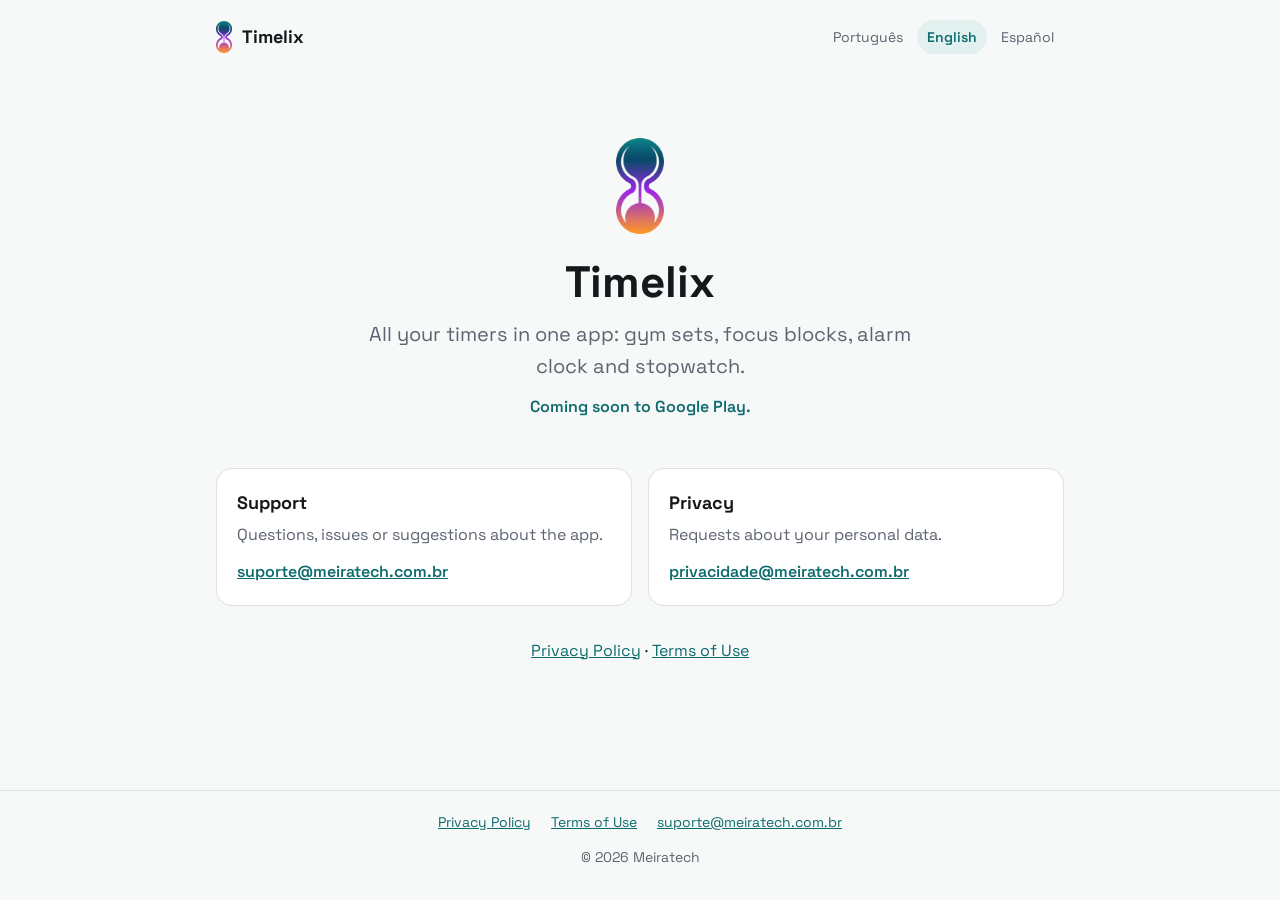
<file: index.html>
<!doctype html>
<html lang="pt-BR">
<head>
  <meta charset="utf-8">
  <meta name="viewport" content="width=device-width, initial-scale=1">
  <title>Timelix</title>
  <link rel="icon" type="image/png" href="/assets/favicon.png">
  <link rel="canonical" href="https://timelix.meiratech.com.br/pt/">
  <noscript><meta http-equiv="refresh" content="0; url=/pt/"></noscript>
  <script>
    var l = (navigator.language || "pt").slice(0, 2).toLowerCase();
    location.replace("/" + (["pt", "en", "es"].indexOf(l) >= 0 ? l : "en") + "/");
  </script>
</head>
<body>
  <p><a href="/pt/">Português</a> · <a href="/en/">English</a> · <a href="/es/">Español</a></p>
</body>
</html>
</file>
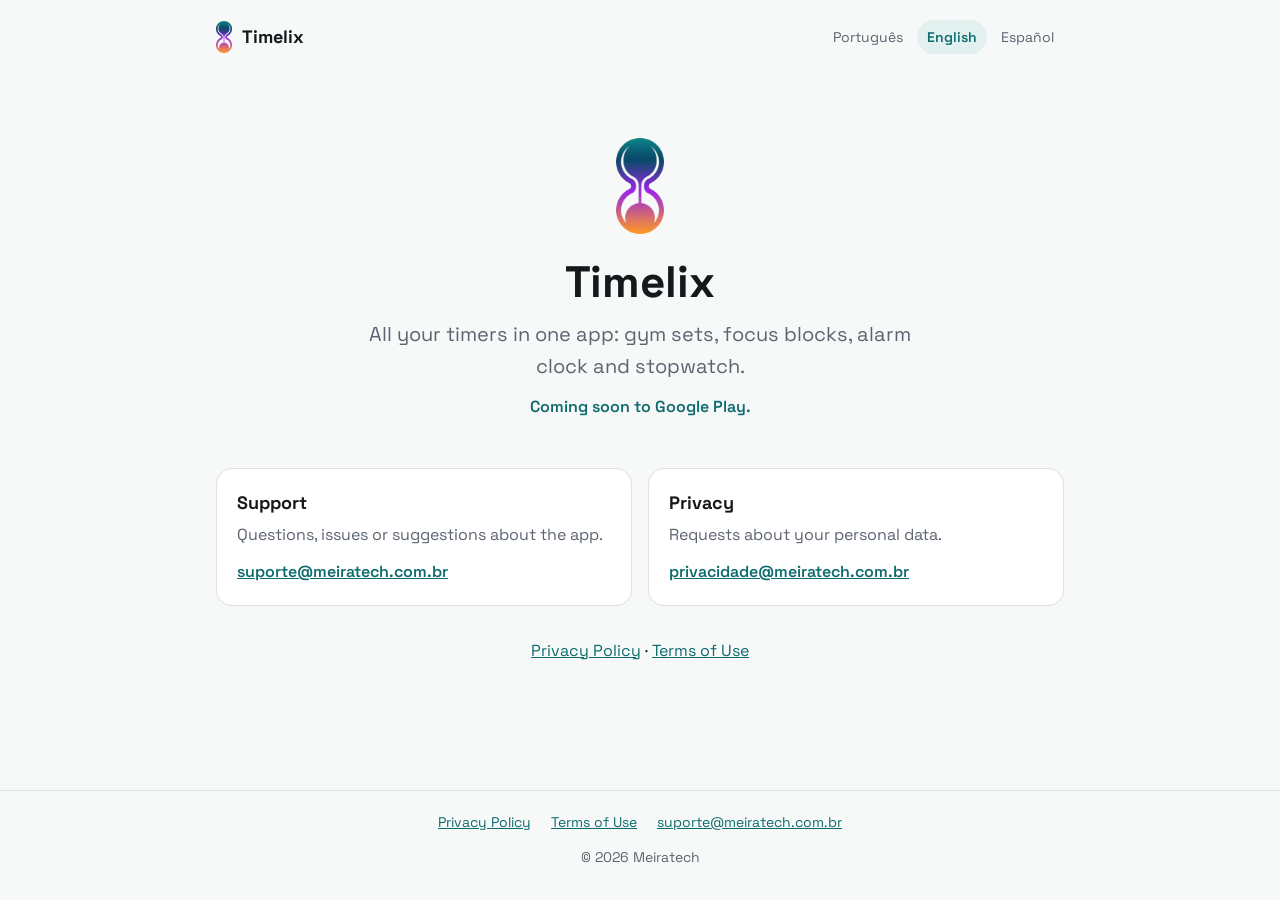
<file: en/index.html>
<!doctype html>
<html lang="en">
<head>
  <meta charset="utf-8">
  <meta name="viewport" content="width=device-width, initial-scale=1">
  <title>Timelix — all your timers in one app</title>
  <meta name="description" content="Timelix brings gym sets, focus blocks, alarm clock and stopwatch together in a single timer app.">
  <link rel="alternate" hreflang="pt-BR" href="https://timelix.meiratech.com.br/pt/">
  <link rel="alternate" hreflang="en" href="https://timelix.meiratech.com.br/en/">
  <link rel="alternate" hreflang="es" href="https://timelix.meiratech.com.br/es/">
  <link rel="icon" type="image/png" href="/assets/favicon.png">
  <link rel="apple-touch-icon" href="/assets/apple-touch-icon.png">
  <link rel="preconnect" href="https://fonts.googleapis.com">
  <link rel="preconnect" href="https://fonts.gstatic.com" crossorigin>
  <link rel="stylesheet" href="https://fonts.googleapis.com/css2?family=Space+Grotesk:wght@400;500;600;700&display=swap">
  <link rel="stylesheet" href="/assets/style.css">
</head>
<body>
  <header class="top">
    <a class="brand" href="/en/"><img src="/assets/logo.png" alt="" width="20" height="40"><span>Timelix</span></a>
    <nav class="langs" aria-label="Language"><a href="/pt/" lang="pt-BR">Português</a> <a href="/en/" lang="en" aria-current="page">English</a> <a href="/es/" lang="es">Español</a></nav>
  </header>
  <main>
    
    <section class="hero">
      <img class="hero-logo" src="/assets/logo.png" alt="Timelix logo" width="64" height="128">
      <h1>Timelix</h1>
      <p class="lead">All your timers in one app: gym sets, focus blocks, alarm clock and stopwatch.</p>
      <p class="soon">Coming soon to Google Play.</p>
    </section>
    <section class="cards">
      <div class="card">
        <h2>Support</h2>
        <p>Questions, issues or suggestions about the app.</p>
        <a href="mailto:suporte@meiratech.com.br">suporte@meiratech.com.br</a>
      </div>
      <div class="card">
        <h2>Privacy</h2>
        <p>Requests about your personal data.</p>
        <a href="mailto:privacidade@meiratech.com.br">privacidade@meiratech.com.br</a>
      </div>
    </section>
    <p class="legal-links"><a href="/en/privacy">Privacy Policy</a> · <a href="/en/terms">Terms of Use</a></p>
  </main>
  <footer>
    <nav aria-label="Legal information">
      <a href="/en/privacy">Privacy Policy</a>
      <a href="/en/terms">Terms of Use</a>
      <a href="mailto:suporte@meiratech.com.br">suporte@meiratech.com.br</a>
    </nav>
    <p>© 2026 Meiratech</p>
  </footer>
</body>
</html>
</file>
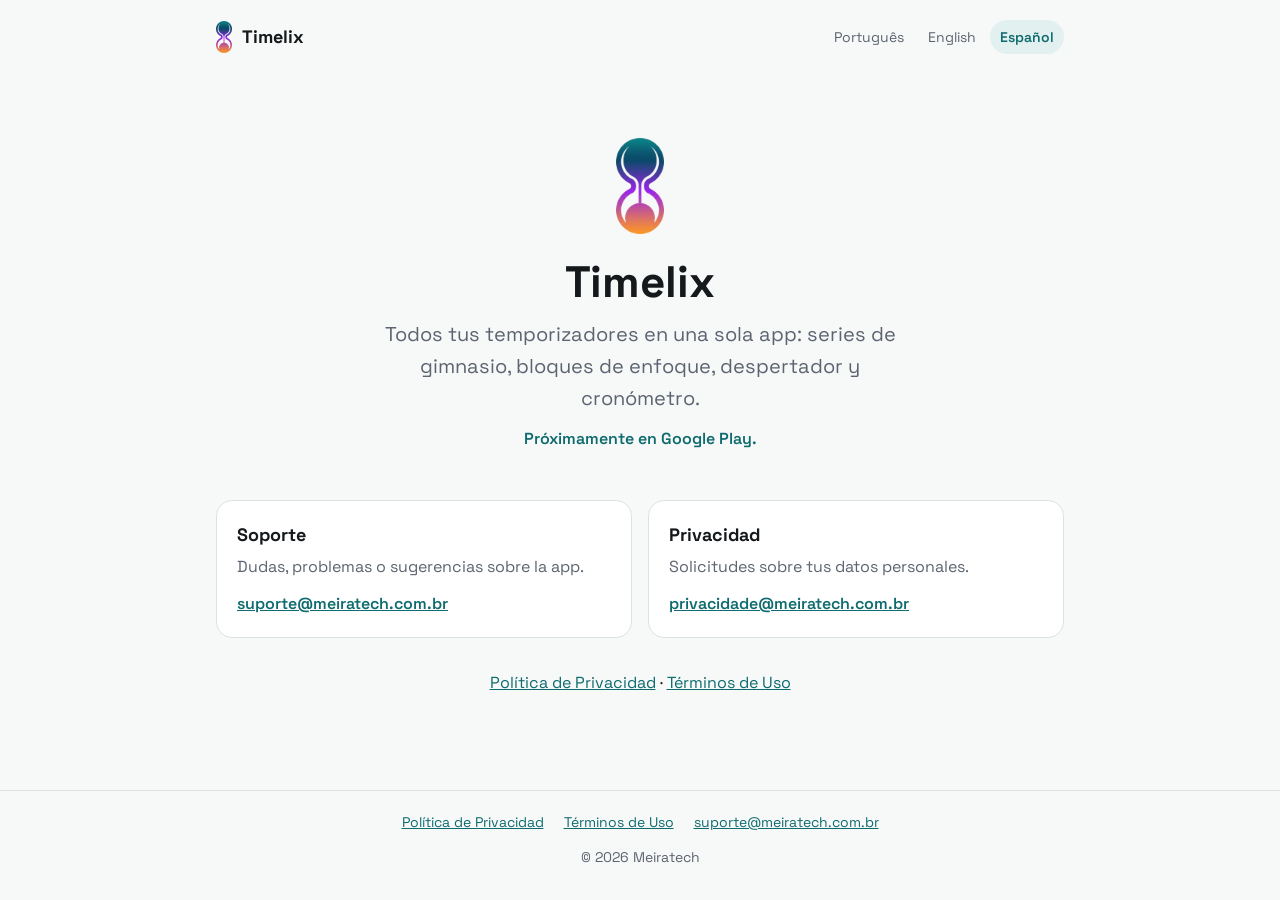
<file: es/index.html>
<!doctype html>
<html lang="es">
<head>
  <meta charset="utf-8">
  <meta name="viewport" content="width=device-width, initial-scale=1">
  <title>Timelix — todos tus temporizadores en una sola app</title>
  <meta name="description" content="Timelix reúne series de gimnasio, bloques de enfoque, despertador y cronómetro en una sola app de temporizadores.">
  <link rel="alternate" hreflang="pt-BR" href="https://timelix.meiratech.com.br/pt/">
  <link rel="alternate" hreflang="en" href="https://timelix.meiratech.com.br/en/">
  <link rel="alternate" hreflang="es" href="https://timelix.meiratech.com.br/es/">
  <link rel="icon" type="image/png" href="/assets/favicon.png">
  <link rel="apple-touch-icon" href="/assets/apple-touch-icon.png">
  <link rel="preconnect" href="https://fonts.googleapis.com">
  <link rel="preconnect" href="https://fonts.gstatic.com" crossorigin>
  <link rel="stylesheet" href="https://fonts.googleapis.com/css2?family=Space+Grotesk:wght@400;500;600;700&display=swap">
  <link rel="stylesheet" href="/assets/style.css">
</head>
<body>
  <header class="top">
    <a class="brand" href="/es/"><img src="/assets/logo.png" alt="" width="20" height="40"><span>Timelix</span></a>
    <nav class="langs" aria-label="Idioma"><a href="/pt/" lang="pt-BR">Português</a> <a href="/en/" lang="en">English</a> <a href="/es/" lang="es" aria-current="page">Español</a></nav>
  </header>
  <main>
    
    <section class="hero">
      <img class="hero-logo" src="/assets/logo.png" alt="Logo de Timelix" width="64" height="128">
      <h1>Timelix</h1>
      <p class="lead">Todos tus temporizadores en una sola app: series de gimnasio, bloques de enfoque, despertador y cronómetro.</p>
      <p class="soon">Próximamente en Google Play.</p>
    </section>
    <section class="cards">
      <div class="card">
        <h2>Soporte</h2>
        <p>Dudas, problemas o sugerencias sobre la app.</p>
        <a href="mailto:suporte@meiratech.com.br">suporte@meiratech.com.br</a>
      </div>
      <div class="card">
        <h2>Privacidad</h2>
        <p>Solicitudes sobre tus datos personales.</p>
        <a href="mailto:privacidade@meiratech.com.br">privacidade@meiratech.com.br</a>
      </div>
    </section>
    <p class="legal-links"><a href="/es/privacy">Política de Privacidad</a> · <a href="/es/terms">Términos de Uso</a></p>
  </main>
  <footer>
    <nav aria-label="Información legal">
      <a href="/es/privacy">Política de Privacidad</a>
      <a href="/es/terms">Términos de Uso</a>
      <a href="mailto:suporte@meiratech.com.br">suporte@meiratech.com.br</a>
    </nav>
    <p>© 2026 Meiratech</p>
  </footer>
</body>
</html>
</file>
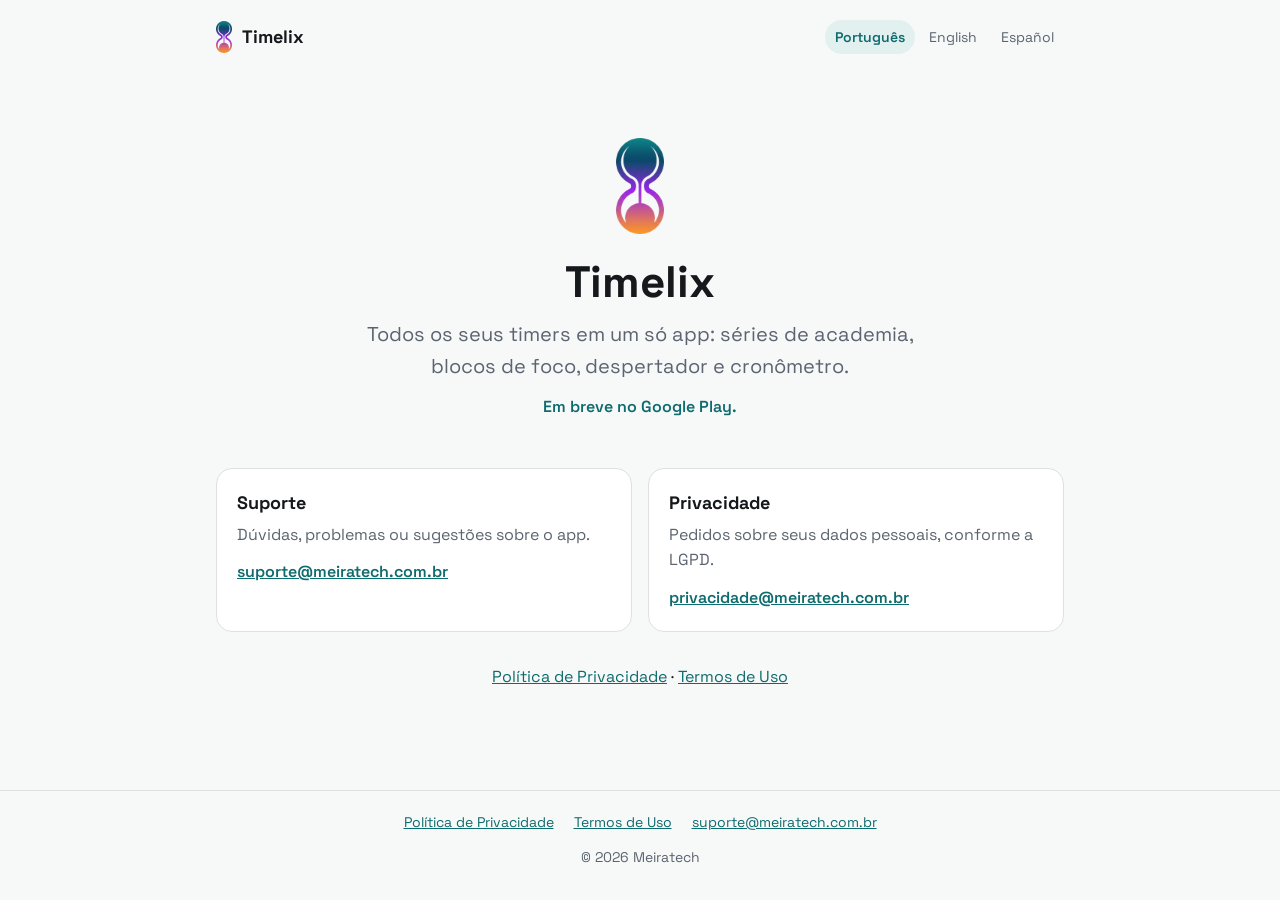
<file: pt/index.html>
<!doctype html>
<html lang="pt-BR">
<head>
  <meta charset="utf-8">
  <meta name="viewport" content="width=device-width, initial-scale=1">
  <title>Timelix — todos os seus timers em um só app</title>
  <meta name="description" content="Timelix reúne séries de academia, blocos de foco, despertador e cronômetro em um único app de timers.">
  <link rel="alternate" hreflang="pt-BR" href="https://timelix.meiratech.com.br/pt/">
  <link rel="alternate" hreflang="en" href="https://timelix.meiratech.com.br/en/">
  <link rel="alternate" hreflang="es" href="https://timelix.meiratech.com.br/es/">
  <link rel="icon" type="image/png" href="/assets/favicon.png">
  <link rel="apple-touch-icon" href="/assets/apple-touch-icon.png">
  <link rel="preconnect" href="https://fonts.googleapis.com">
  <link rel="preconnect" href="https://fonts.gstatic.com" crossorigin>
  <link rel="stylesheet" href="https://fonts.googleapis.com/css2?family=Space+Grotesk:wght@400;500;600;700&display=swap">
  <link rel="stylesheet" href="/assets/style.css">
</head>
<body>
  <header class="top">
    <a class="brand" href="/pt/"><img src="/assets/logo.png" alt="" width="20" height="40"><span>Timelix</span></a>
    <nav class="langs" aria-label="Idioma"><a href="/pt/" lang="pt-BR" aria-current="page">Português</a> <a href="/en/" lang="en">English</a> <a href="/es/" lang="es">Español</a></nav>
  </header>
  <main>
    
    <section class="hero">
      <img class="hero-logo" src="/assets/logo.png" alt="Logo do Timelix" width="64" height="128">
      <h1>Timelix</h1>
      <p class="lead">Todos os seus timers em um só app: séries de academia, blocos de foco, despertador e cronômetro.</p>
      <p class="soon">Em breve no Google Play.</p>
    </section>
    <section class="cards">
      <div class="card">
        <h2>Suporte</h2>
        <p>Dúvidas, problemas ou sugestões sobre o app.</p>
        <a href="mailto:suporte@meiratech.com.br">suporte@meiratech.com.br</a>
      </div>
      <div class="card">
        <h2>Privacidade</h2>
        <p>Pedidos sobre seus dados pessoais, conforme a LGPD.</p>
        <a href="mailto:privacidade@meiratech.com.br">privacidade@meiratech.com.br</a>
      </div>
    </section>
    <p class="legal-links"><a href="/pt/privacy">Política de Privacidade</a> · <a href="/pt/terms">Termos de Uso</a></p>
  </main>
  <footer>
    <nav aria-label="Informações legais">
      <a href="/pt/privacy">Política de Privacidade</a>
      <a href="/pt/terms">Termos de Uso</a>
      <a href="mailto:suporte@meiratech.com.br">suporte@meiratech.com.br</a>
    </nav>
    <p>© 2026 Meiratech</p>
  </footer>
</body>
</html>
</file>
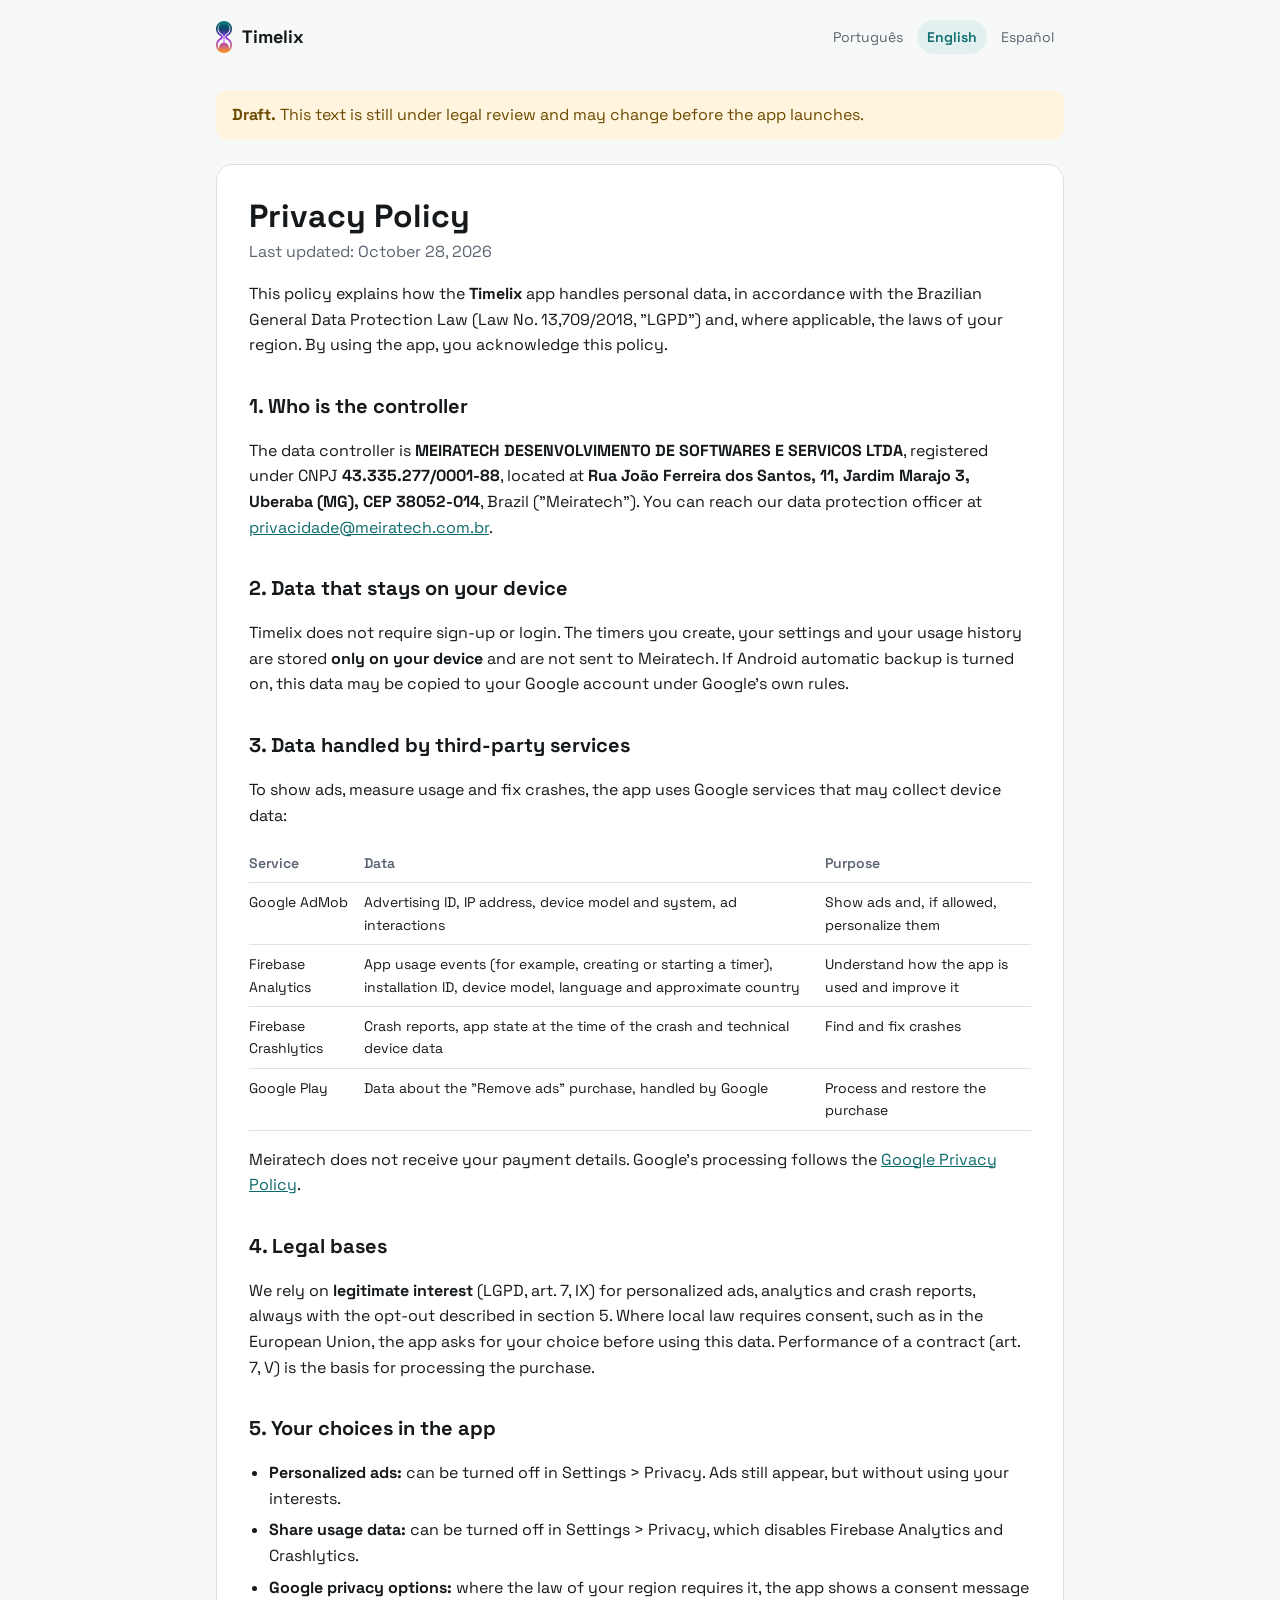
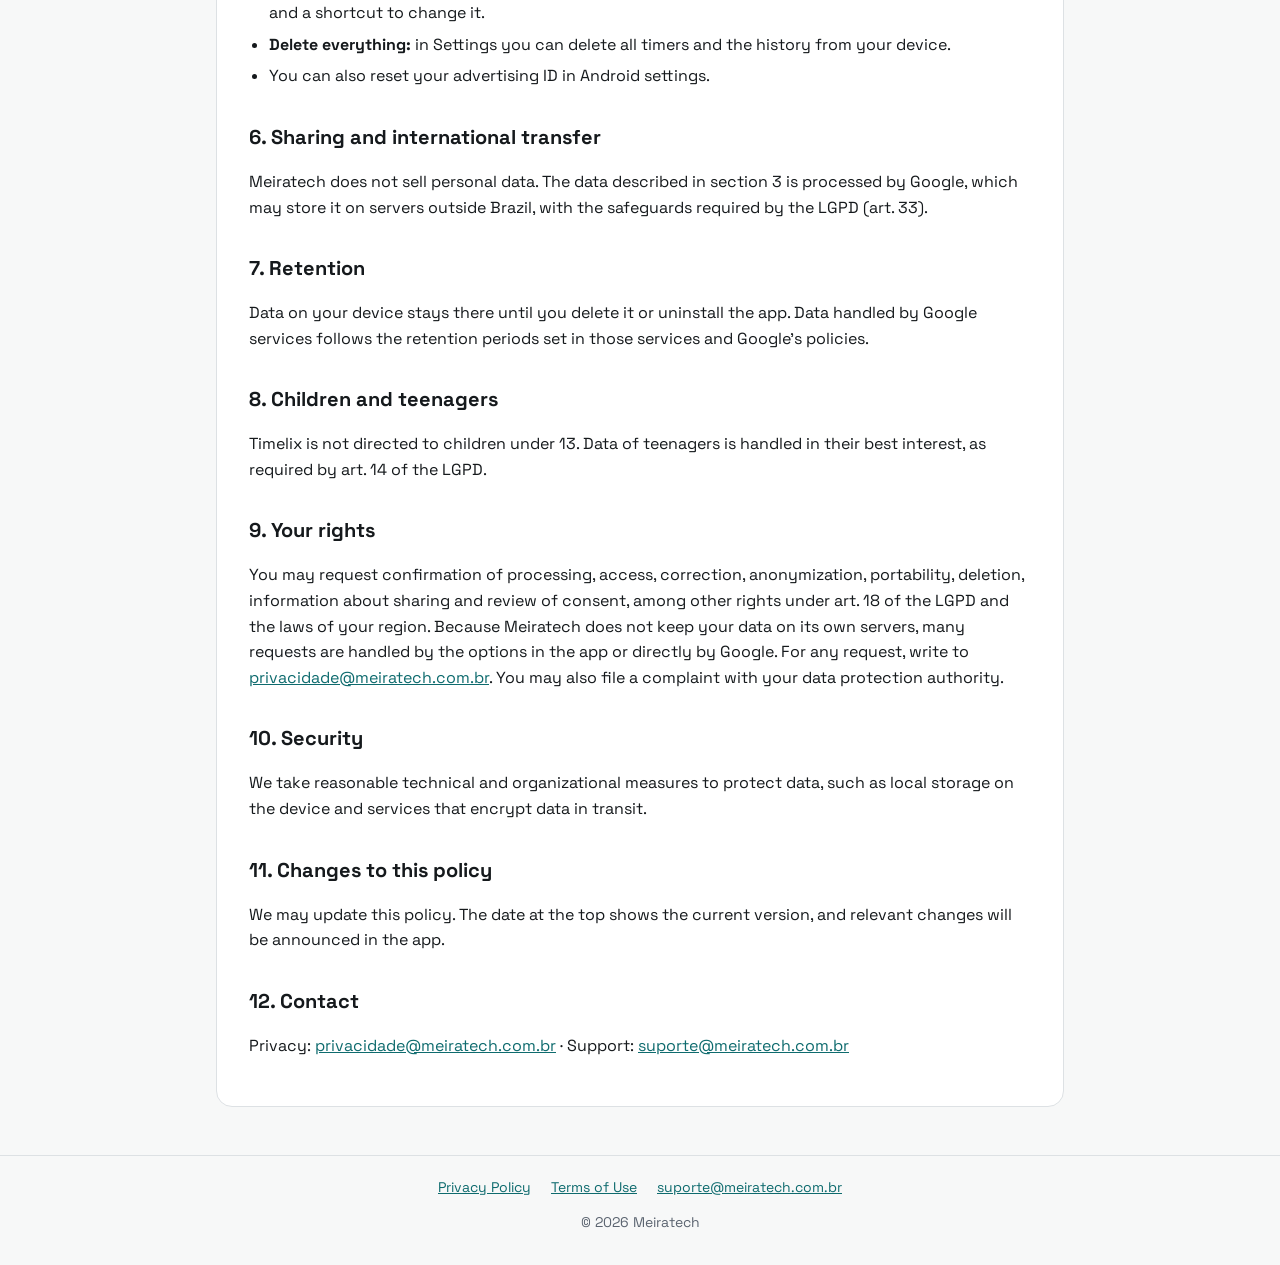
<file: en/privacy/index.html>
<!doctype html>
<html lang="en">
<head>
  <meta charset="utf-8">
  <meta name="viewport" content="width=device-width, initial-scale=1">
  <title>Privacy Policy — Timelix</title>
  <meta name="description" content="How the Timelix app handles personal data.">
  <meta name="robots" content="noindex">
  <link rel="alternate" hreflang="pt-BR" href="https://timelix.meiratech.com.br/pt/privacy">
  <link rel="alternate" hreflang="en" href="https://timelix.meiratech.com.br/en/privacy">
  <link rel="alternate" hreflang="es" href="https://timelix.meiratech.com.br/es/privacy">
  <link rel="icon" type="image/png" href="/assets/favicon.png">
  <link rel="apple-touch-icon" href="/assets/apple-touch-icon.png">
  <link rel="preconnect" href="https://fonts.googleapis.com">
  <link rel="preconnect" href="https://fonts.gstatic.com" crossorigin>
  <link rel="stylesheet" href="https://fonts.googleapis.com/css2?family=Space+Grotesk:wght@400;500;600;700&display=swap">
  <link rel="stylesheet" href="/assets/style.css">
</head>
<body>
  <header class="top">
    <a class="brand" href="/en/"><img src="/assets/logo.png" alt="" width="20" height="40"><span>Timelix</span></a>
    <nav class="langs" aria-label="Language"><a href="/pt/privacy" lang="pt-BR">Português</a> <a href="/en/privacy" lang="en" aria-current="page">English</a> <a href="/es/privacy" lang="es">Español</a></nav>
  </header>
  <main>
    <div class="draft" role="note"><strong>Draft.</strong> This text is still under legal review and may change before the app launches.</div>
    <article class="doc">
      <h1>Privacy Policy</h1>
      <p class="meta">Last updated: October 28, 2026</p>

      <p>This policy explains how the <strong>Timelix</strong> app handles personal data, in accordance with the Brazilian General Data Protection Law (Law No. 13,709/2018, "LGPD") and, where applicable, the laws of your region. By using the app, you acknowledge this policy.</p>

      <h2>1. Who is the controller</h2>
      <p>The data controller is <strong>MEIRATECH DESENVOLVIMENTO DE SOFTWARES E SERVICOS LTDA</strong>, registered under CNPJ <strong>43.335.277/0001-88</strong>, located at <strong>Rua João Ferreira dos Santos, 11, Jardim Marajo 3, Uberaba (MG), CEP 38052-014</strong>, Brazil ("Meiratech"). You can reach our data protection officer at <a href="mailto:privacidade@meiratech.com.br">privacidade@meiratech.com.br</a>.</p>

      <h2>2. Data that stays on your device</h2>
      <p>Timelix does not require sign-up or login. The timers you create, your settings and your usage history are stored <strong>only on your device</strong> and are not sent to Meiratech. If Android automatic backup is turned on, this data may be copied to your Google account under Google's own rules.</p>

      <h2>3. Data handled by third-party services</h2>
      <p>To show ads, measure usage and fix crashes, the app uses Google services that may collect device data:</p>
      <table>
        <thead><tr><th>Service</th><th>Data</th><th>Purpose</th></tr></thead>
        <tbody>
          <tr><td>Google AdMob</td><td>Advertising ID, IP address, device model and system, ad interactions</td><td>Show ads and, if allowed, personalize them</td></tr>
          <tr><td>Firebase Analytics</td><td>App usage events (for example, creating or starting a timer), installation ID, device model, language and approximate country</td><td>Understand how the app is used and improve it</td></tr>
          <tr><td>Firebase Crashlytics</td><td>Crash reports, app state at the time of the crash and technical device data</td><td>Find and fix crashes</td></tr>
          <tr><td>Google Play</td><td>Data about the "Remove ads" purchase, handled by Google</td><td>Process and restore the purchase</td></tr>
        </tbody>
      </table>
      <p>Meiratech does not receive your payment details. Google's processing follows the <a href="https://policies.google.com/privacy" rel="noopener">Google Privacy Policy</a>.</p>

      <h2>4. Legal bases</h2>
      <p>We rely on <strong>legitimate interest</strong> (LGPD, art. 7, IX) for personalized ads, analytics and crash reports, always with the opt-out described in section 5. Where local law requires consent, such as in the European Union, the app asks for your choice before using this data. Performance of a contract (art. 7, V) is the basis for processing the purchase.</p>

      <h2>5. Your choices in the app</h2>
      <ul>
        <li><strong>Personalized ads:</strong> can be turned off in Settings &gt; Privacy. Ads still appear, but without using your interests.</li>
        <li><strong>Share usage data:</strong> can be turned off in Settings &gt; Privacy, which disables Firebase Analytics and Crashlytics.</li>
        <li><strong>Google privacy options:</strong> where the law of your region requires it, the app shows a consent message and a shortcut to change it.</li>
        <li><strong>Delete everything:</strong> in Settings you can delete all timers and the history from your device.</li>
        <li>You can also reset your advertising ID in Android settings.</li>
      </ul>

      <h2>6. Sharing and international transfer</h2>
      <p>Meiratech does not sell personal data. The data described in section 3 is processed by Google, which may store it on servers outside Brazil, with the safeguards required by the LGPD (art. 33).</p>

      <h2>7. Retention</h2>
      <p>Data on your device stays there until you delete it or uninstall the app. Data handled by Google services follows the retention periods set in those services and Google's policies.</p>

      <h2>8. Children and teenagers</h2>
      <p>Timelix is not directed to children under 13. Data of teenagers is handled in their best interest, as required by art. 14 of the LGPD.</p>

      <h2>9. Your rights</h2>
      <p>You may request confirmation of processing, access, correction, anonymization, portability, deletion, information about sharing and review of consent, among other rights under art. 18 of the LGPD and the laws of your region. Because Meiratech does not keep your data on its own servers, many requests are handled by the options in the app or directly by Google. For any request, write to <a href="mailto:privacidade@meiratech.com.br">privacidade@meiratech.com.br</a>. You may also file a complaint with your data protection authority.</p>

      <h2>10. Security</h2>
      <p>We take reasonable technical and organizational measures to protect data, such as local storage on the device and services that encrypt data in transit.</p>

      <h2>11. Changes to this policy</h2>
      <p>We may update this policy. The date at the top shows the current version, and relevant changes will be announced in the app.</p>

      <h2>12. Contact</h2>
      <p>Privacy: <a href="mailto:privacidade@meiratech.com.br">privacidade@meiratech.com.br</a> · Support: <a href="mailto:suporte@meiratech.com.br">suporte@meiratech.com.br</a></p>
    </article>
  </main>
  <footer>
    <nav aria-label="Legal information">
      <a href="/en/privacy">Privacy Policy</a>
      <a href="/en/terms">Terms of Use</a>
      <a href="mailto:suporte@meiratech.com.br">suporte@meiratech.com.br</a>
    </nav>
    <p>© 2026 Meiratech</p>
  </footer>
</body>
</html>
</file>
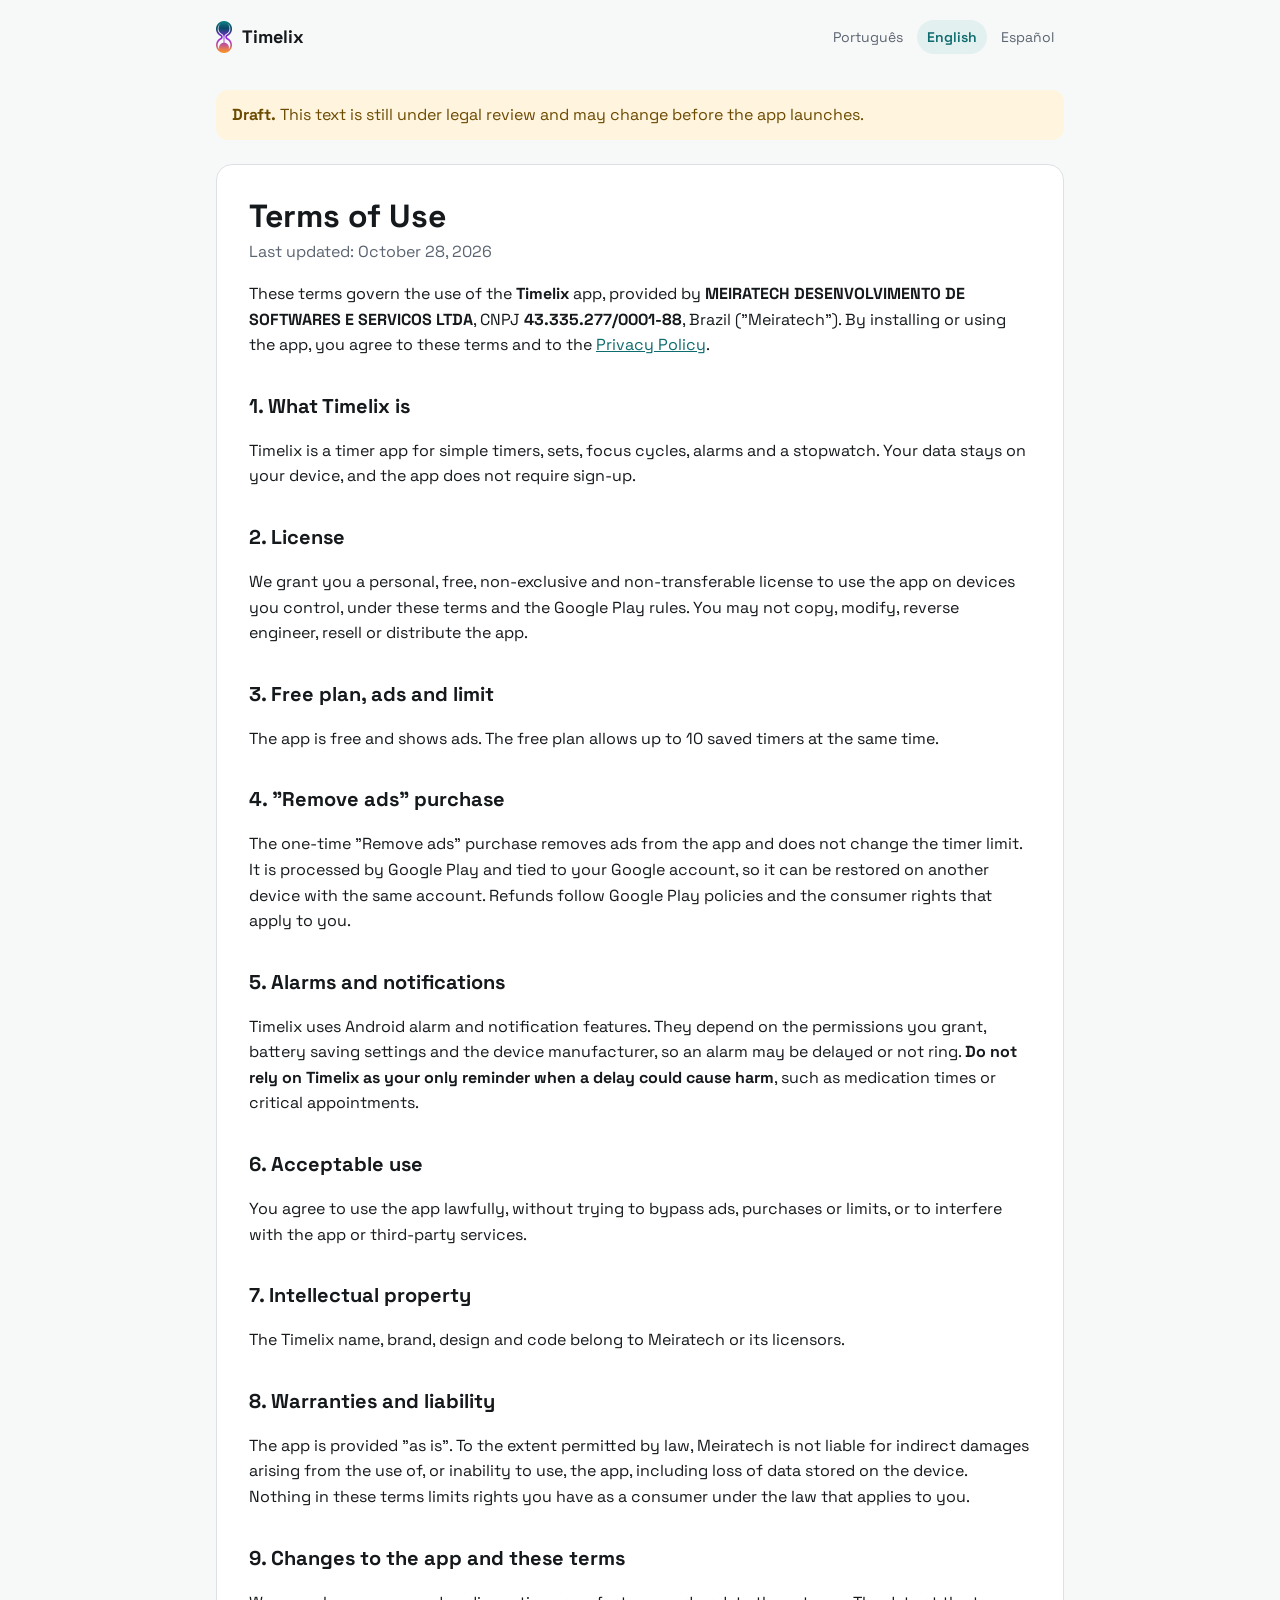
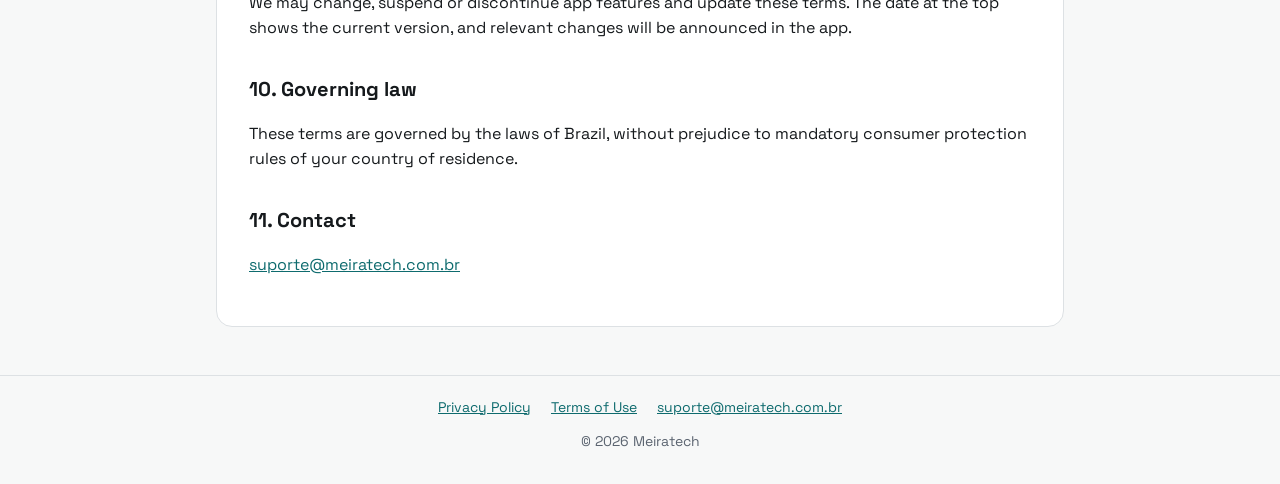
<file: en/terms/index.html>
<!doctype html>
<html lang="en">
<head>
  <meta charset="utf-8">
  <meta name="viewport" content="width=device-width, initial-scale=1">
  <title>Terms of Use — Timelix</title>
  <meta name="description" content="Terms of use of the Timelix app.">
  <meta name="robots" content="noindex">
  <link rel="alternate" hreflang="pt-BR" href="https://timelix.meiratech.com.br/pt/terms">
  <link rel="alternate" hreflang="en" href="https://timelix.meiratech.com.br/en/terms">
  <link rel="alternate" hreflang="es" href="https://timelix.meiratech.com.br/es/terms">
  <link rel="icon" type="image/png" href="/assets/favicon.png">
  <link rel="apple-touch-icon" href="/assets/apple-touch-icon.png">
  <link rel="preconnect" href="https://fonts.googleapis.com">
  <link rel="preconnect" href="https://fonts.gstatic.com" crossorigin>
  <link rel="stylesheet" href="https://fonts.googleapis.com/css2?family=Space+Grotesk:wght@400;500;600;700&display=swap">
  <link rel="stylesheet" href="/assets/style.css">
</head>
<body>
  <header class="top">
    <a class="brand" href="/en/"><img src="/assets/logo.png" alt="" width="20" height="40"><span>Timelix</span></a>
    <nav class="langs" aria-label="Language"><a href="/pt/terms" lang="pt-BR">Português</a> <a href="/en/terms" lang="en" aria-current="page">English</a> <a href="/es/terms" lang="es">Español</a></nav>
  </header>
  <main>
    <div class="draft" role="note"><strong>Draft.</strong> This text is still under legal review and may change before the app launches.</div>
    <article class="doc">
      <h1>Terms of Use</h1>
      <p class="meta">Last updated: October 28, 2026</p>

      <p>These terms govern the use of the <strong>Timelix</strong> app, provided by <strong>MEIRATECH DESENVOLVIMENTO DE SOFTWARES E SERVICOS LTDA</strong>, CNPJ <strong>43.335.277/0001-88</strong>, Brazil ("Meiratech"). By installing or using the app, you agree to these terms and to the <a href="/en/privacy">Privacy Policy</a>.</p>

      <h2>1. What Timelix is</h2>
      <p>Timelix is a timer app for simple timers, sets, focus cycles, alarms and a stopwatch. Your data stays on your device, and the app does not require sign-up.</p>

      <h2>2. License</h2>
      <p>We grant you a personal, free, non-exclusive and non-transferable license to use the app on devices you control, under these terms and the Google Play rules. You may not copy, modify, reverse engineer, resell or distribute the app.</p>

      <h2>3. Free plan, ads and limit</h2>
      <p>The app is free and shows ads. The free plan allows up to 10 saved timers at the same time.</p>

      <h2>4. "Remove ads" purchase</h2>
      <p>The one-time "Remove ads" purchase removes ads from the app and does not change the timer limit. It is processed by Google Play and tied to your Google account, so it can be restored on another device with the same account. Refunds follow Google Play policies and the consumer rights that apply to you.</p>

      <h2>5. Alarms and notifications</h2>
      <p>Timelix uses Android alarm and notification features. They depend on the permissions you grant, battery saving settings and the device manufacturer, so an alarm may be delayed or not ring. <strong>Do not rely on Timelix as your only reminder when a delay could cause harm</strong>, such as medication times or critical appointments.</p>

      <h2>6. Acceptable use</h2>
      <p>You agree to use the app lawfully, without trying to bypass ads, purchases or limits, or to interfere with the app or third-party services.</p>

      <h2>7. Intellectual property</h2>
      <p>The Timelix name, brand, design and code belong to Meiratech or its licensors.</p>

      <h2>8. Warranties and liability</h2>
      <p>The app is provided "as is". To the extent permitted by law, Meiratech is not liable for indirect damages arising from the use of, or inability to use, the app, including loss of data stored on the device. Nothing in these terms limits rights you have as a consumer under the law that applies to you.</p>

      <h2>9. Changes to the app and these terms</h2>
      <p>We may change, suspend or discontinue app features and update these terms. The date at the top shows the current version, and relevant changes will be announced in the app.</p>

      <h2>10. Governing law</h2>
      <p>These terms are governed by the laws of Brazil, without prejudice to mandatory consumer protection rules of your country of residence.</p>

      <h2>11. Contact</h2>
      <p><a href="mailto:suporte@meiratech.com.br">suporte@meiratech.com.br</a></p>
    </article>
  </main>
  <footer>
    <nav aria-label="Legal information">
      <a href="/en/privacy">Privacy Policy</a>
      <a href="/en/terms">Terms of Use</a>
      <a href="mailto:suporte@meiratech.com.br">suporte@meiratech.com.br</a>
    </nav>
    <p>© 2026 Meiratech</p>
  </footer>
</body>
</html>
</file>
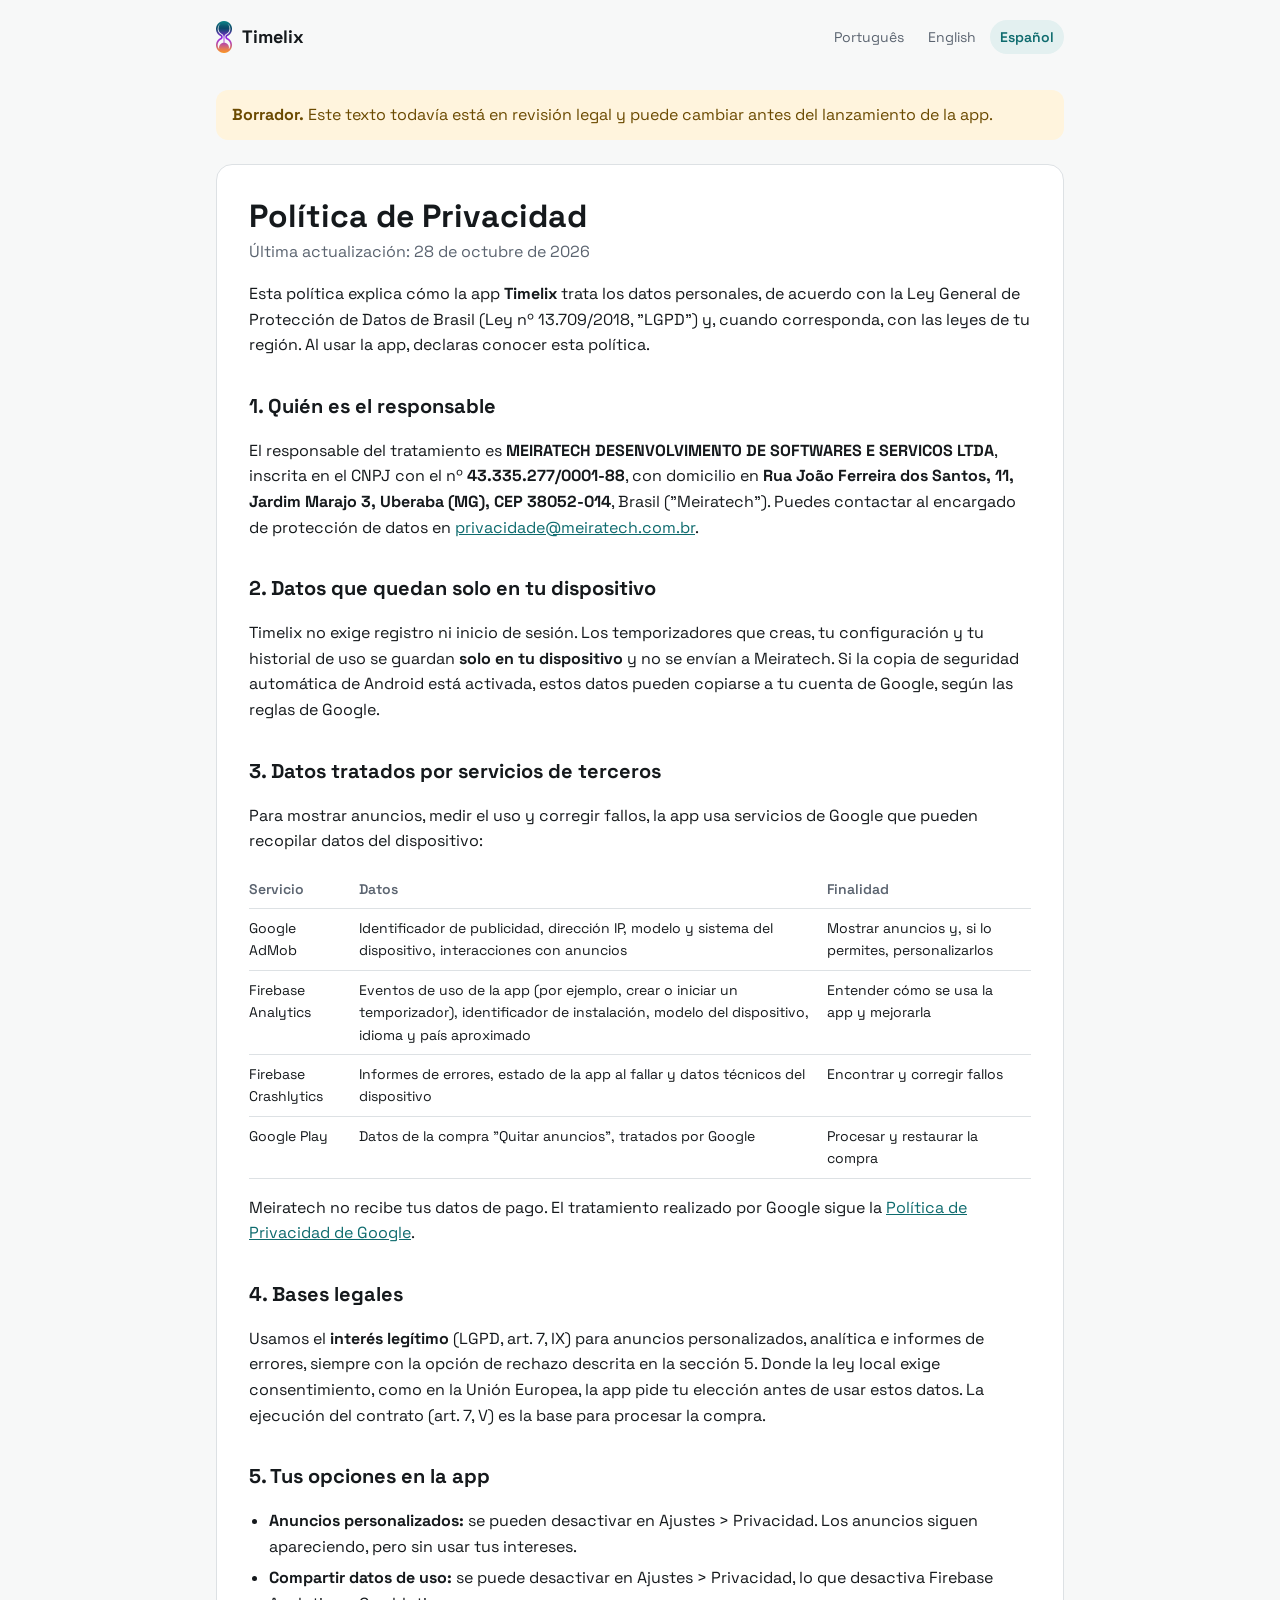
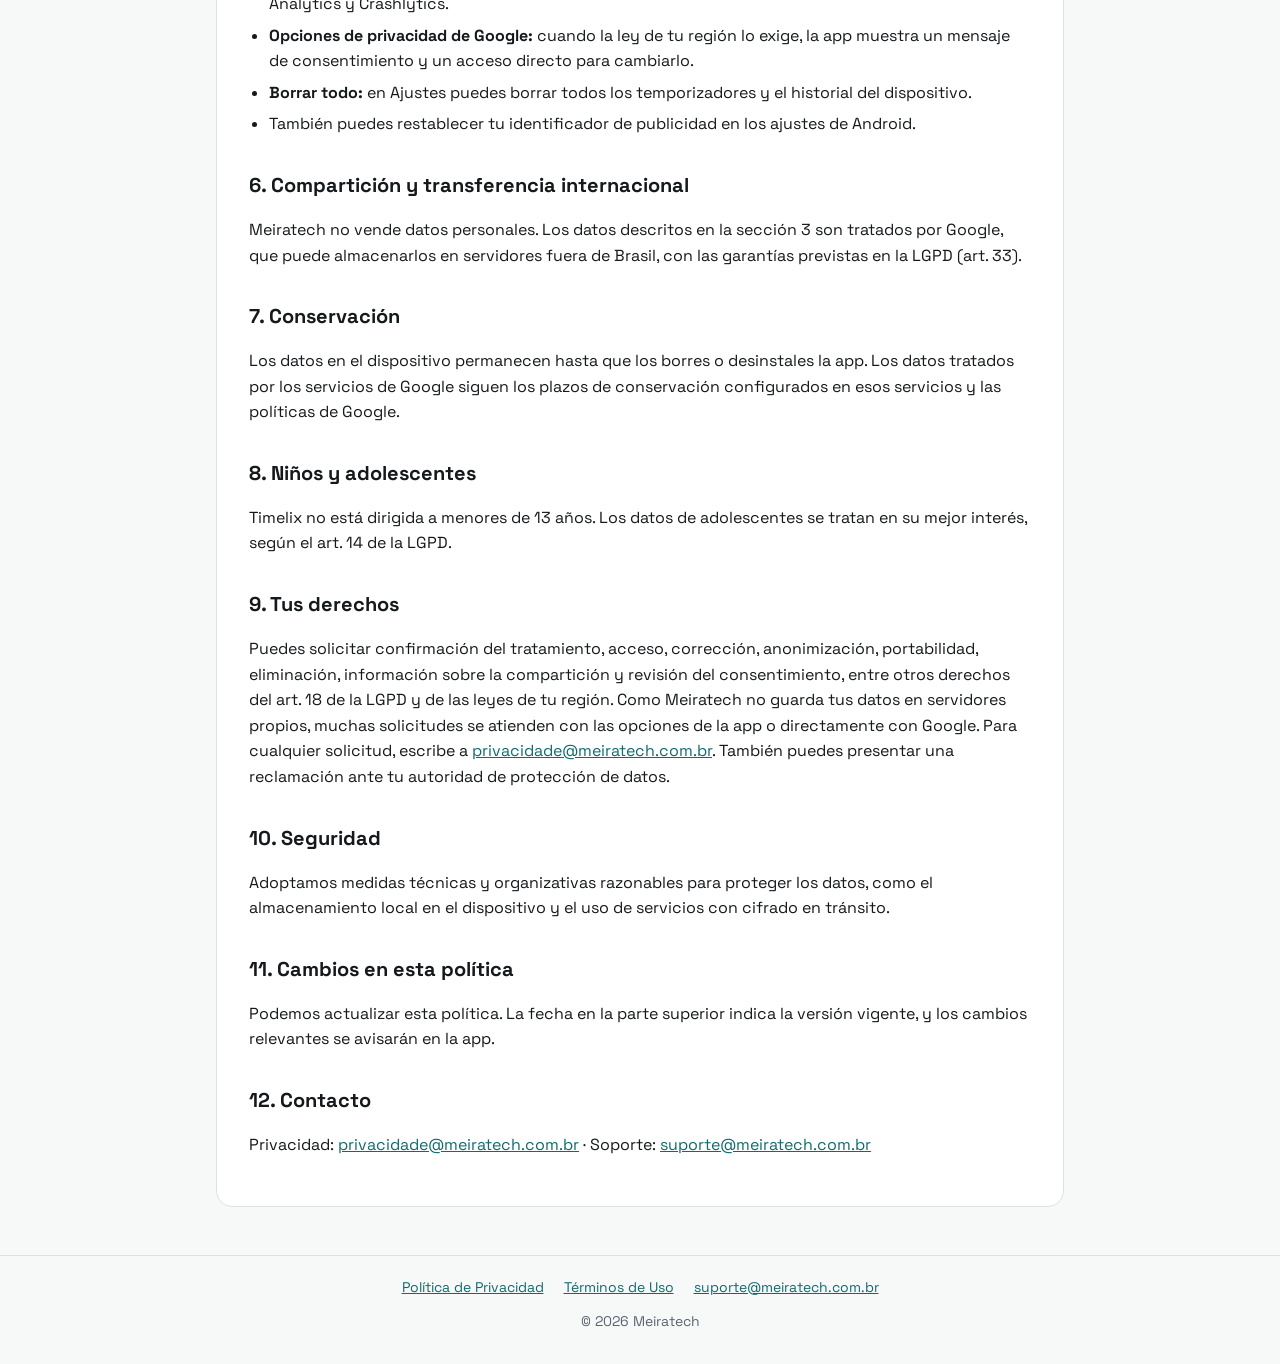
<file: es/privacy/index.html>
<!doctype html>
<html lang="es">
<head>
  <meta charset="utf-8">
  <meta name="viewport" content="width=device-width, initial-scale=1">
  <title>Política de Privacidad — Timelix</title>
  <meta name="description" content="Cómo la app Timelix trata los datos personales.">
  <meta name="robots" content="noindex">
  <link rel="alternate" hreflang="pt-BR" href="https://timelix.meiratech.com.br/pt/privacy">
  <link rel="alternate" hreflang="en" href="https://timelix.meiratech.com.br/en/privacy">
  <link rel="alternate" hreflang="es" href="https://timelix.meiratech.com.br/es/privacy">
  <link rel="icon" type="image/png" href="/assets/favicon.png">
  <link rel="apple-touch-icon" href="/assets/apple-touch-icon.png">
  <link rel="preconnect" href="https://fonts.googleapis.com">
  <link rel="preconnect" href="https://fonts.gstatic.com" crossorigin>
  <link rel="stylesheet" href="https://fonts.googleapis.com/css2?family=Space+Grotesk:wght@400;500;600;700&display=swap">
  <link rel="stylesheet" href="/assets/style.css">
</head>
<body>
  <header class="top">
    <a class="brand" href="/es/"><img src="/assets/logo.png" alt="" width="20" height="40"><span>Timelix</span></a>
    <nav class="langs" aria-label="Idioma"><a href="/pt/privacy" lang="pt-BR">Português</a> <a href="/en/privacy" lang="en">English</a> <a href="/es/privacy" lang="es" aria-current="page">Español</a></nav>
  </header>
  <main>
    <div class="draft" role="note"><strong>Borrador.</strong> Este texto todavía está en revisión legal y puede cambiar antes del lanzamiento de la app.</div>
    <article class="doc">
      <h1>Política de Privacidad</h1>
      <p class="meta">Última actualización: 28 de octubre de 2026</p>

      <p>Esta política explica cómo la app <strong>Timelix</strong> trata los datos personales, de acuerdo con la Ley General de Protección de Datos de Brasil (Ley nº 13.709/2018, "LGPD") y, cuando corresponda, con las leyes de tu región. Al usar la app, declaras conocer esta política.</p>

      <h2>1. Quién es el responsable</h2>
      <p>El responsable del tratamiento es <strong>MEIRATECH DESENVOLVIMENTO DE SOFTWARES E SERVICOS LTDA</strong>, inscrita en el CNPJ con el nº <strong>43.335.277/0001-88</strong>, con domicilio en <strong>Rua João Ferreira dos Santos, 11, Jardim Marajo 3, Uberaba (MG), CEP 38052-014</strong>, Brasil ("Meiratech"). Puedes contactar al encargado de protección de datos en <a href="mailto:privacidade@meiratech.com.br">privacidade@meiratech.com.br</a>.</p>

      <h2>2. Datos que quedan solo en tu dispositivo</h2>
      <p>Timelix no exige registro ni inicio de sesión. Los temporizadores que creas, tu configuración y tu historial de uso se guardan <strong>solo en tu dispositivo</strong> y no se envían a Meiratech. Si la copia de seguridad automática de Android está activada, estos datos pueden copiarse a tu cuenta de Google, según las reglas de Google.</p>

      <h2>3. Datos tratados por servicios de terceros</h2>
      <p>Para mostrar anuncios, medir el uso y corregir fallos, la app usa servicios de Google que pueden recopilar datos del dispositivo:</p>
      <table>
        <thead><tr><th>Servicio</th><th>Datos</th><th>Finalidad</th></tr></thead>
        <tbody>
          <tr><td>Google AdMob</td><td>Identificador de publicidad, dirección IP, modelo y sistema del dispositivo, interacciones con anuncios</td><td>Mostrar anuncios y, si lo permites, personalizarlos</td></tr>
          <tr><td>Firebase Analytics</td><td>Eventos de uso de la app (por ejemplo, crear o iniciar un temporizador), identificador de instalación, modelo del dispositivo, idioma y país aproximado</td><td>Entender cómo se usa la app y mejorarla</td></tr>
          <tr><td>Firebase Crashlytics</td><td>Informes de errores, estado de la app al fallar y datos técnicos del dispositivo</td><td>Encontrar y corregir fallos</td></tr>
          <tr><td>Google Play</td><td>Datos de la compra "Quitar anuncios", tratados por Google</td><td>Procesar y restaurar la compra</td></tr>
        </tbody>
      </table>
      <p>Meiratech no recibe tus datos de pago. El tratamiento realizado por Google sigue la <a href="https://policies.google.com/privacy" rel="noopener">Política de Privacidad de Google</a>.</p>

      <h2>4. Bases legales</h2>
      <p>Usamos el <strong>interés legítimo</strong> (LGPD, art. 7, IX) para anuncios personalizados, analítica e informes de errores, siempre con la opción de rechazo descrita en la sección 5. Donde la ley local exige consentimiento, como en la Unión Europea, la app pide tu elección antes de usar estos datos. La ejecución del contrato (art. 7, V) es la base para procesar la compra.</p>

      <h2>5. Tus opciones en la app</h2>
      <ul>
        <li><strong>Anuncios personalizados:</strong> se pueden desactivar en Ajustes &gt; Privacidad. Los anuncios siguen apareciendo, pero sin usar tus intereses.</li>
        <li><strong>Compartir datos de uso:</strong> se puede desactivar en Ajustes &gt; Privacidad, lo que desactiva Firebase Analytics y Crashlytics.</li>
        <li><strong>Opciones de privacidad de Google:</strong> cuando la ley de tu región lo exige, la app muestra un mensaje de consentimiento y un acceso directo para cambiarlo.</li>
        <li><strong>Borrar todo:</strong> en Ajustes puedes borrar todos los temporizadores y el historial del dispositivo.</li>
        <li>También puedes restablecer tu identificador de publicidad en los ajustes de Android.</li>
      </ul>

      <h2>6. Compartición y transferencia internacional</h2>
      <p>Meiratech no vende datos personales. Los datos descritos en la sección 3 son tratados por Google, que puede almacenarlos en servidores fuera de Brasil, con las garantías previstas en la LGPD (art. 33).</p>

      <h2>7. Conservación</h2>
      <p>Los datos en el dispositivo permanecen hasta que los borres o desinstales la app. Los datos tratados por los servicios de Google siguen los plazos de conservación configurados en esos servicios y las políticas de Google.</p>

      <h2>8. Niños y adolescentes</h2>
      <p>Timelix no está dirigida a menores de 13 años. Los datos de adolescentes se tratan en su mejor interés, según el art. 14 de la LGPD.</p>

      <h2>9. Tus derechos</h2>
      <p>Puedes solicitar confirmación del tratamiento, acceso, corrección, anonimización, portabilidad, eliminación, información sobre la compartición y revisión del consentimiento, entre otros derechos del art. 18 de la LGPD y de las leyes de tu región. Como Meiratech no guarda tus datos en servidores propios, muchas solicitudes se atienden con las opciones de la app o directamente con Google. Para cualquier solicitud, escribe a <a href="mailto:privacidade@meiratech.com.br">privacidade@meiratech.com.br</a>. También puedes presentar una reclamación ante tu autoridad de protección de datos.</p>

      <h2>10. Seguridad</h2>
      <p>Adoptamos medidas técnicas y organizativas razonables para proteger los datos, como el almacenamiento local en el dispositivo y el uso de servicios con cifrado en tránsito.</p>

      <h2>11. Cambios en esta política</h2>
      <p>Podemos actualizar esta política. La fecha en la parte superior indica la versión vigente, y los cambios relevantes se avisarán en la app.</p>

      <h2>12. Contacto</h2>
      <p>Privacidad: <a href="mailto:privacidade@meiratech.com.br">privacidade@meiratech.com.br</a> · Soporte: <a href="mailto:suporte@meiratech.com.br">suporte@meiratech.com.br</a></p>
    </article>
  </main>
  <footer>
    <nav aria-label="Información legal">
      <a href="/es/privacy">Política de Privacidad</a>
      <a href="/es/terms">Términos de Uso</a>
      <a href="mailto:suporte@meiratech.com.br">suporte@meiratech.com.br</a>
    </nav>
    <p>© 2026 Meiratech</p>
  </footer>
</body>
</html>
</file>
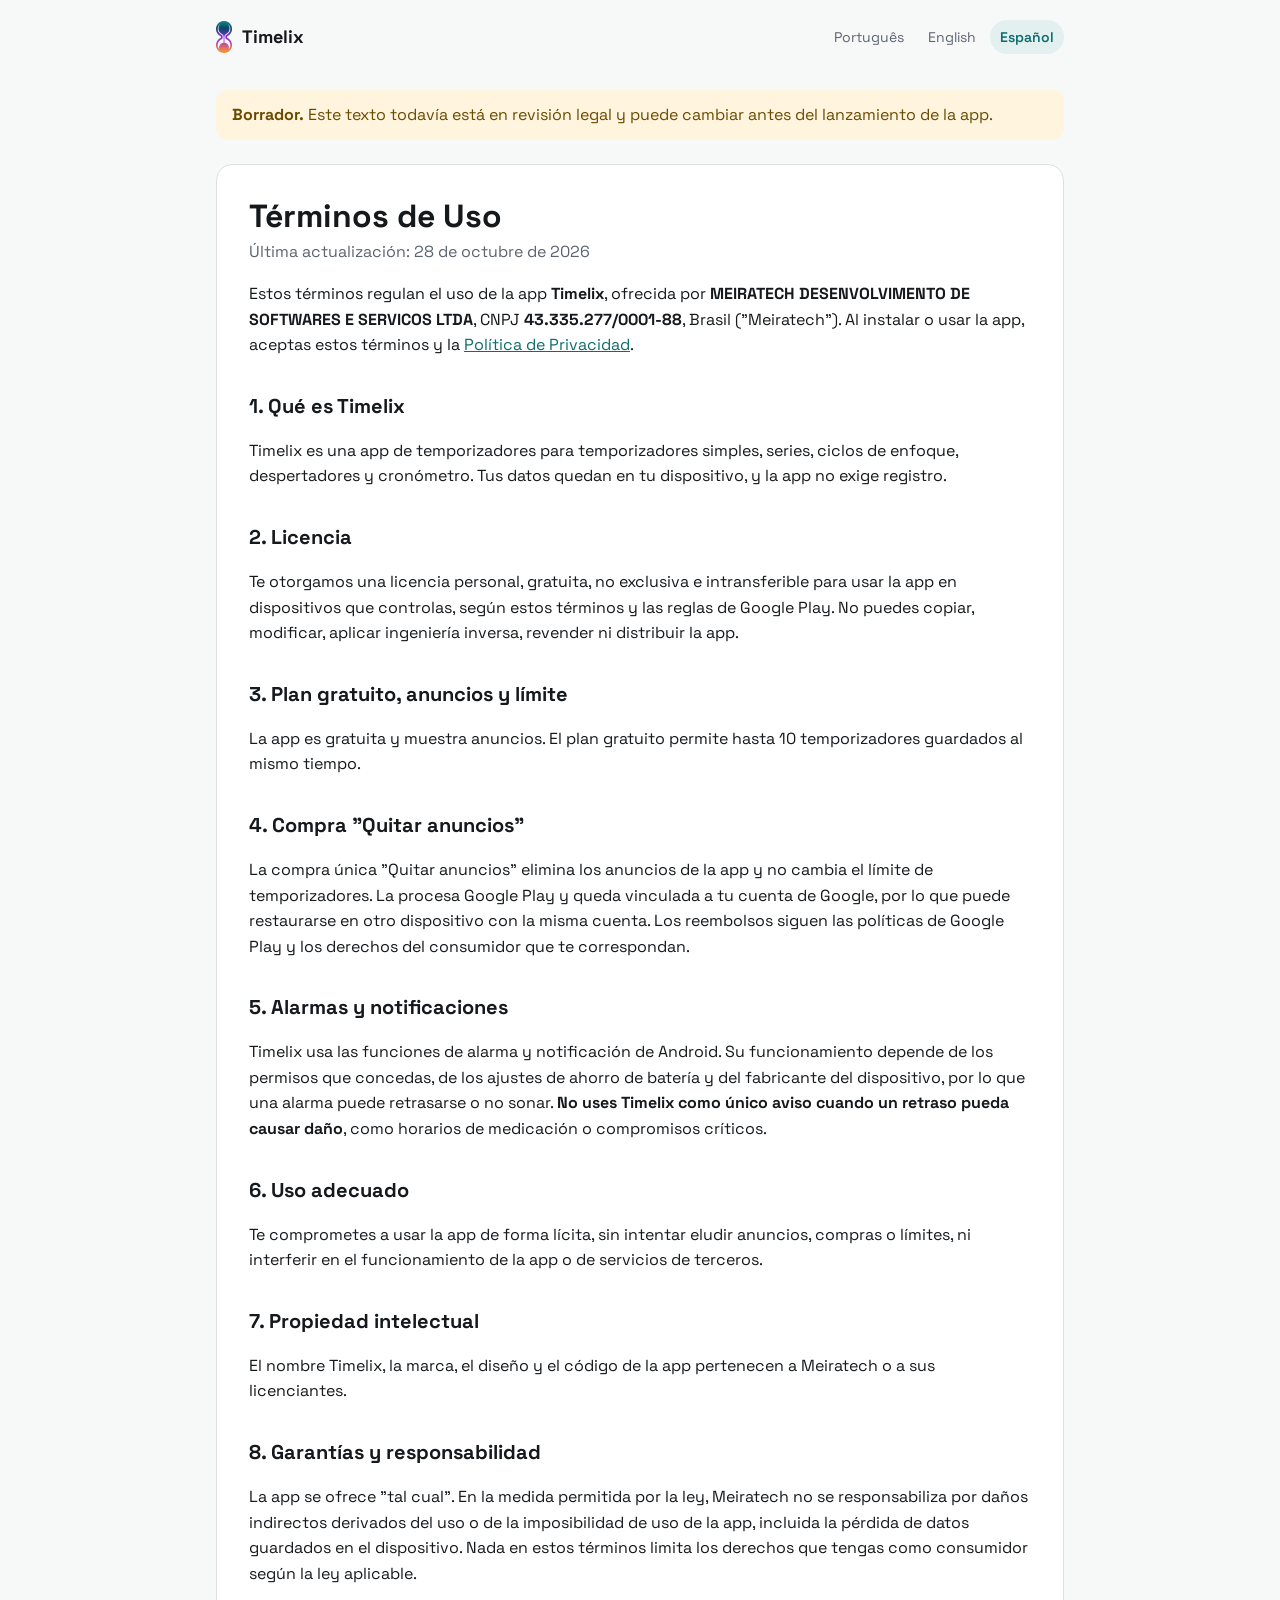
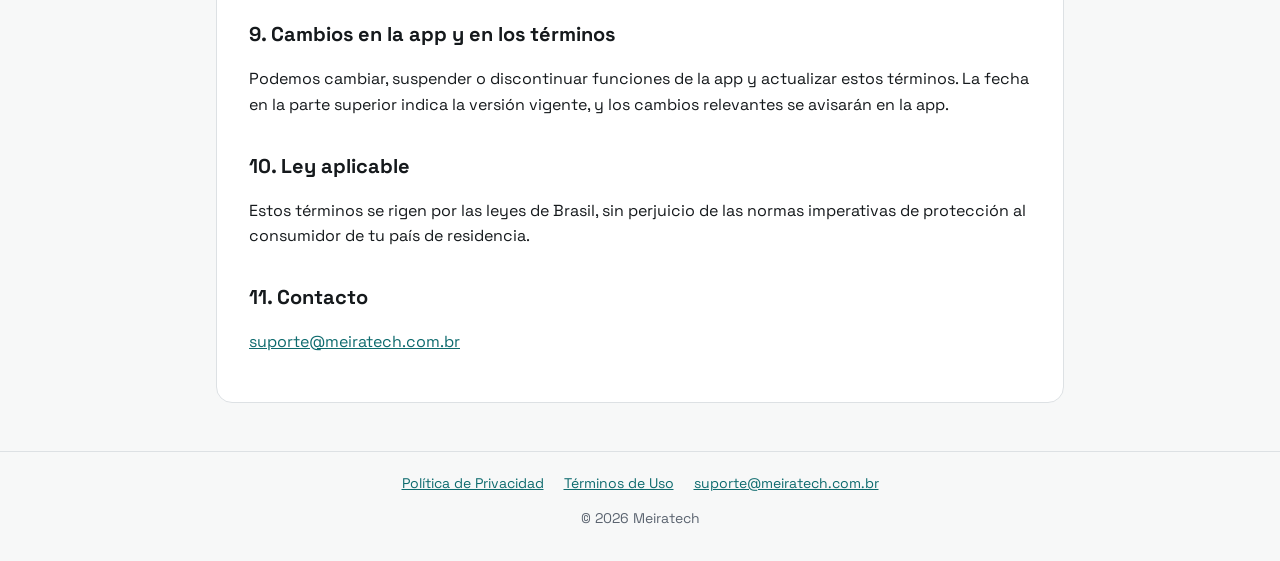
<file: es/terms/index.html>
<!doctype html>
<html lang="es">
<head>
  <meta charset="utf-8">
  <meta name="viewport" content="width=device-width, initial-scale=1">
  <title>Términos de Uso — Timelix</title>
  <meta name="description" content="Términos de uso de la app Timelix.">
  <meta name="robots" content="noindex">
  <link rel="alternate" hreflang="pt-BR" href="https://timelix.meiratech.com.br/pt/terms">
  <link rel="alternate" hreflang="en" href="https://timelix.meiratech.com.br/en/terms">
  <link rel="alternate" hreflang="es" href="https://timelix.meiratech.com.br/es/terms">
  <link rel="icon" type="image/png" href="/assets/favicon.png">
  <link rel="apple-touch-icon" href="/assets/apple-touch-icon.png">
  <link rel="preconnect" href="https://fonts.googleapis.com">
  <link rel="preconnect" href="https://fonts.gstatic.com" crossorigin>
  <link rel="stylesheet" href="https://fonts.googleapis.com/css2?family=Space+Grotesk:wght@400;500;600;700&display=swap">
  <link rel="stylesheet" href="/assets/style.css">
</head>
<body>
  <header class="top">
    <a class="brand" href="/es/"><img src="/assets/logo.png" alt="" width="20" height="40"><span>Timelix</span></a>
    <nav class="langs" aria-label="Idioma"><a href="/pt/terms" lang="pt-BR">Português</a> <a href="/en/terms" lang="en">English</a> <a href="/es/terms" lang="es" aria-current="page">Español</a></nav>
  </header>
  <main>
    <div class="draft" role="note"><strong>Borrador.</strong> Este texto todavía está en revisión legal y puede cambiar antes del lanzamiento de la app.</div>
    <article class="doc">
      <h1>Términos de Uso</h1>
      <p class="meta">Última actualización: 28 de octubre de 2026</p>

      <p>Estos términos regulan el uso de la app <strong>Timelix</strong>, ofrecida por <strong>MEIRATECH DESENVOLVIMENTO DE SOFTWARES E SERVICOS LTDA</strong>, CNPJ <strong>43.335.277/0001-88</strong>, Brasil ("Meiratech"). Al instalar o usar la app, aceptas estos términos y la <a href="/es/privacy">Política de Privacidad</a>.</p>

      <h2>1. Qué es Timelix</h2>
      <p>Timelix es una app de temporizadores para temporizadores simples, series, ciclos de enfoque, despertadores y cronómetro. Tus datos quedan en tu dispositivo, y la app no exige registro.</p>

      <h2>2. Licencia</h2>
      <p>Te otorgamos una licencia personal, gratuita, no exclusiva e intransferible para usar la app en dispositivos que controlas, según estos términos y las reglas de Google Play. No puedes copiar, modificar, aplicar ingeniería inversa, revender ni distribuir la app.</p>

      <h2>3. Plan gratuito, anuncios y límite</h2>
      <p>La app es gratuita y muestra anuncios. El plan gratuito permite hasta 10 temporizadores guardados al mismo tiempo.</p>

      <h2>4. Compra "Quitar anuncios"</h2>
      <p>La compra única "Quitar anuncios" elimina los anuncios de la app y no cambia el límite de temporizadores. La procesa Google Play y queda vinculada a tu cuenta de Google, por lo que puede restaurarse en otro dispositivo con la misma cuenta. Los reembolsos siguen las políticas de Google Play y los derechos del consumidor que te correspondan.</p>

      <h2>5. Alarmas y notificaciones</h2>
      <p>Timelix usa las funciones de alarma y notificación de Android. Su funcionamiento depende de los permisos que concedas, de los ajustes de ahorro de batería y del fabricante del dispositivo, por lo que una alarma puede retrasarse o no sonar. <strong>No uses Timelix como único aviso cuando un retraso pueda causar daño</strong>, como horarios de medicación o compromisos críticos.</p>

      <h2>6. Uso adecuado</h2>
      <p>Te comprometes a usar la app de forma lícita, sin intentar eludir anuncios, compras o límites, ni interferir en el funcionamiento de la app o de servicios de terceros.</p>

      <h2>7. Propiedad intelectual</h2>
      <p>El nombre Timelix, la marca, el diseño y el código de la app pertenecen a Meiratech o a sus licenciantes.</p>

      <h2>8. Garantías y responsabilidad</h2>
      <p>La app se ofrece "tal cual". En la medida permitida por la ley, Meiratech no se responsabiliza por daños indirectos derivados del uso o de la imposibilidad de uso de la app, incluida la pérdida de datos guardados en el dispositivo. Nada en estos términos limita los derechos que tengas como consumidor según la ley aplicable.</p>

      <h2>9. Cambios en la app y en los términos</h2>
      <p>Podemos cambiar, suspender o discontinuar funciones de la app y actualizar estos términos. La fecha en la parte superior indica la versión vigente, y los cambios relevantes se avisarán en la app.</p>

      <h2>10. Ley aplicable</h2>
      <p>Estos términos se rigen por las leyes de Brasil, sin perjuicio de las normas imperativas de protección al consumidor de tu país de residencia.</p>

      <h2>11. Contacto</h2>
      <p><a href="mailto:suporte@meiratech.com.br">suporte@meiratech.com.br</a></p>
    </article>
  </main>
  <footer>
    <nav aria-label="Información legal">
      <a href="/es/privacy">Política de Privacidad</a>
      <a href="/es/terms">Términos de Uso</a>
      <a href="mailto:suporte@meiratech.com.br">suporte@meiratech.com.br</a>
    </nav>
    <p>© 2026 Meiratech</p>
  </footer>
</body>
</html>
</file>
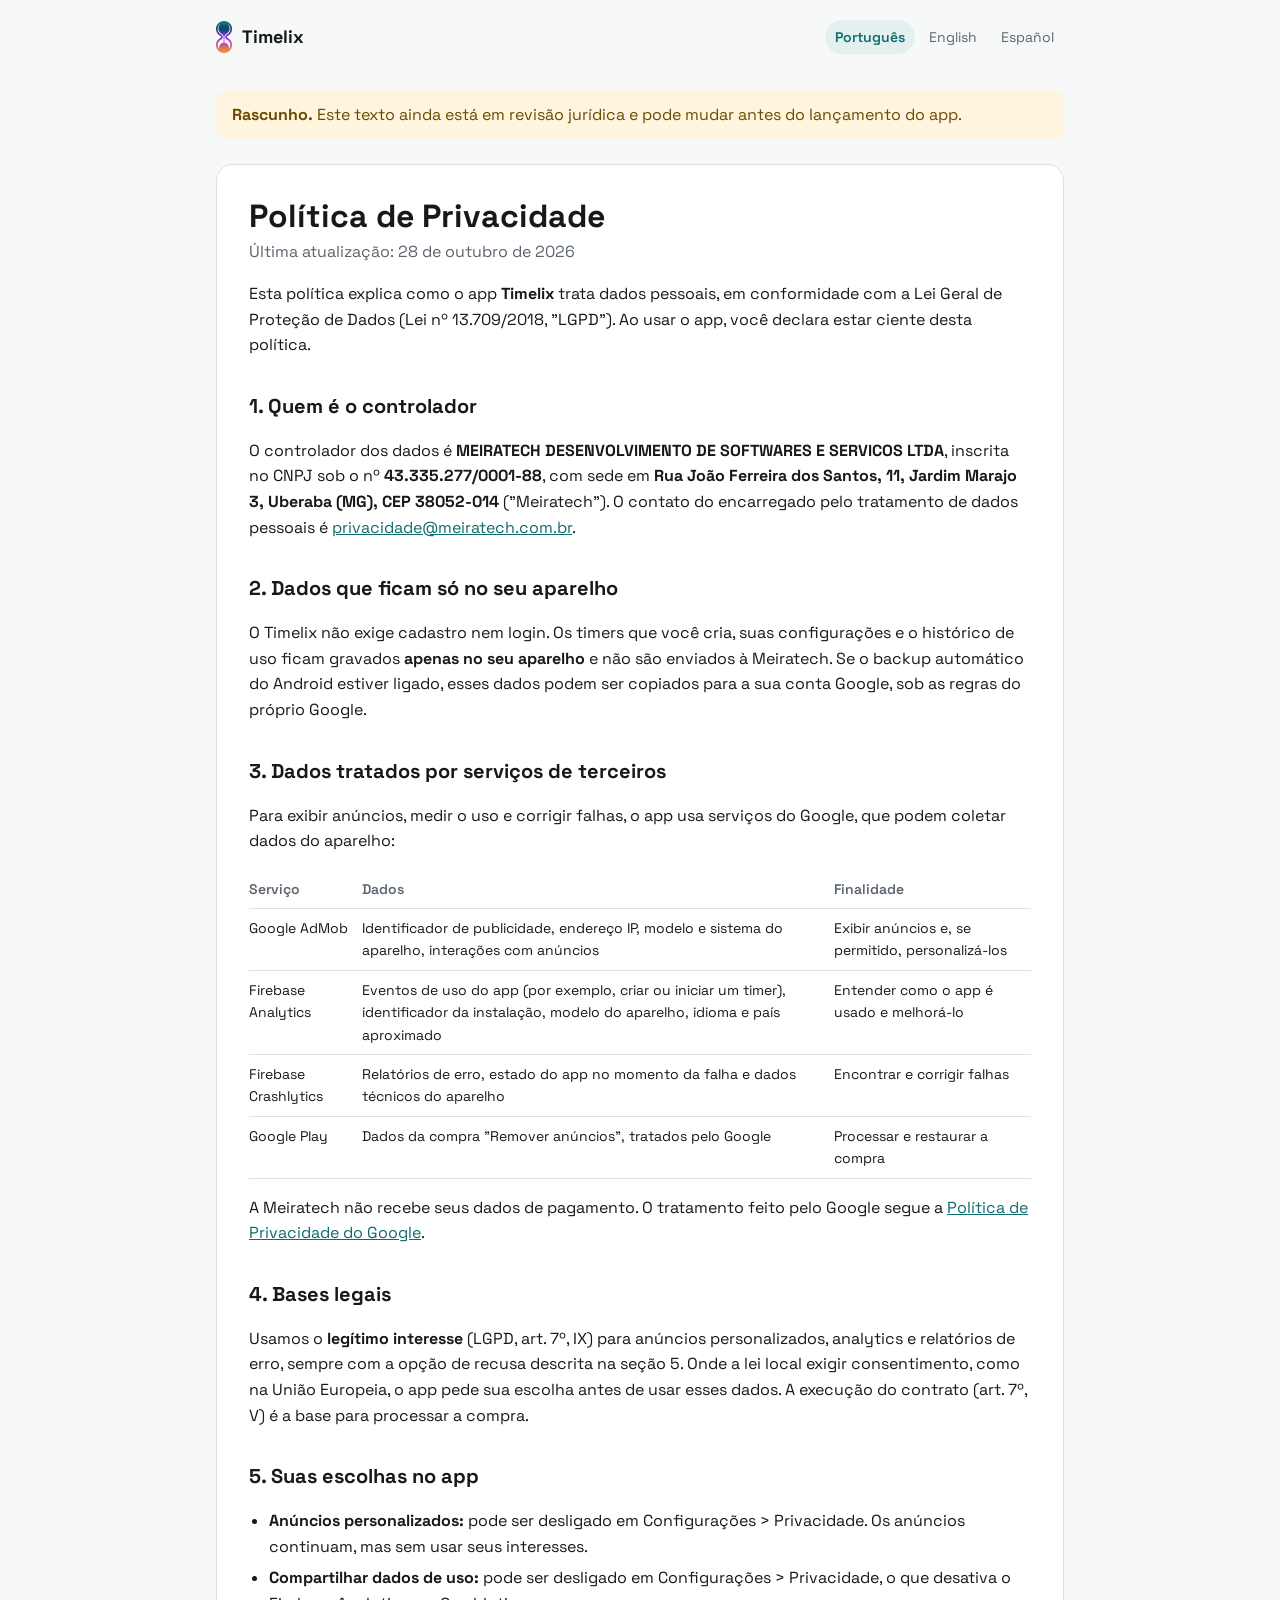
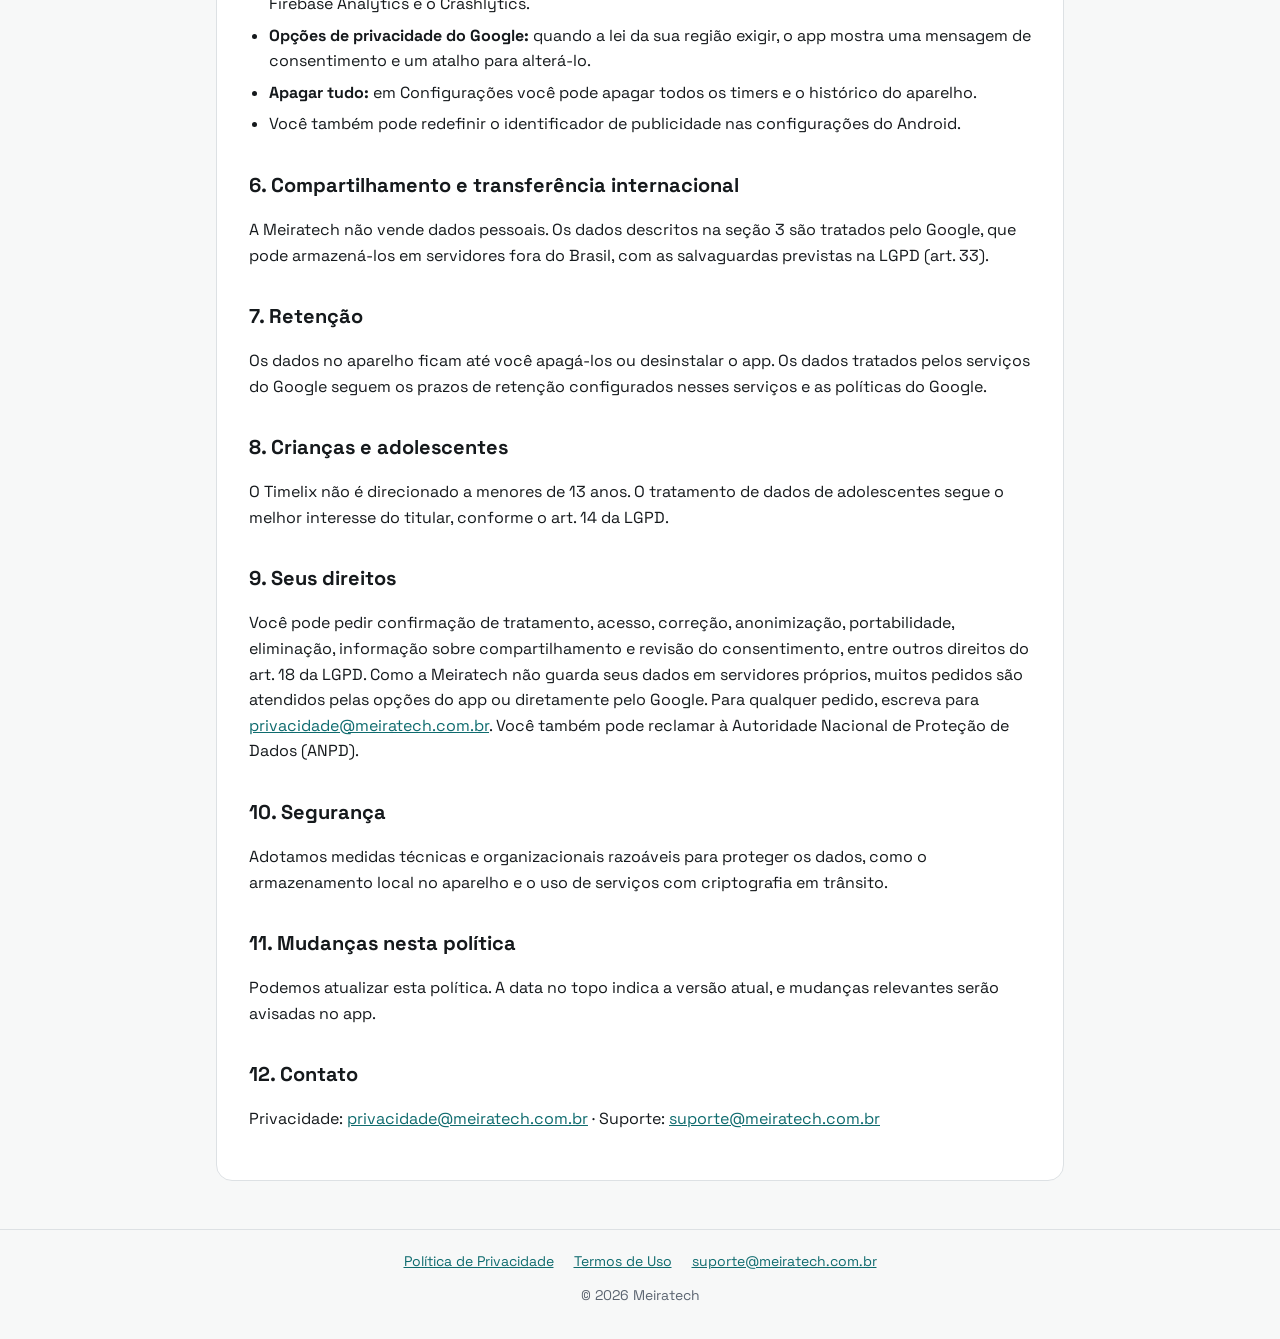
<file: pt/privacy/index.html>
<!doctype html>
<html lang="pt-BR">
<head>
  <meta charset="utf-8">
  <meta name="viewport" content="width=device-width, initial-scale=1">
  <title>Política de Privacidade — Timelix</title>
  <meta name="description" content="Como o app Timelix trata dados pessoais.">
  <meta name="robots" content="noindex">
  <link rel="alternate" hreflang="pt-BR" href="https://timelix.meiratech.com.br/pt/privacy">
  <link rel="alternate" hreflang="en" href="https://timelix.meiratech.com.br/en/privacy">
  <link rel="alternate" hreflang="es" href="https://timelix.meiratech.com.br/es/privacy">
  <link rel="icon" type="image/png" href="/assets/favicon.png">
  <link rel="apple-touch-icon" href="/assets/apple-touch-icon.png">
  <link rel="preconnect" href="https://fonts.googleapis.com">
  <link rel="preconnect" href="https://fonts.gstatic.com" crossorigin>
  <link rel="stylesheet" href="https://fonts.googleapis.com/css2?family=Space+Grotesk:wght@400;500;600;700&display=swap">
  <link rel="stylesheet" href="/assets/style.css">
</head>
<body>
  <header class="top">
    <a class="brand" href="/pt/"><img src="/assets/logo.png" alt="" width="20" height="40"><span>Timelix</span></a>
    <nav class="langs" aria-label="Idioma"><a href="/pt/privacy" lang="pt-BR" aria-current="page">Português</a> <a href="/en/privacy" lang="en">English</a> <a href="/es/privacy" lang="es">Español</a></nav>
  </header>
  <main>
    <div class="draft" role="note"><strong>Rascunho.</strong> Este texto ainda está em revisão jurídica e pode mudar antes do lançamento do app.</div>
    <article class="doc">
      <h1>Política de Privacidade</h1>
      <p class="meta">Última atualização: 28 de outubro de 2026</p>

      <p>Esta política explica como o app <strong>Timelix</strong> trata dados pessoais, em conformidade com a Lei Geral de Proteção de Dados (Lei nº 13.709/2018, "LGPD"). Ao usar o app, você declara estar ciente desta política.</p>

      <h2>1. Quem é o controlador</h2>
      <p>O controlador dos dados é <strong>MEIRATECH DESENVOLVIMENTO DE SOFTWARES E SERVICOS LTDA</strong>, inscrita no CNPJ sob o nº <strong>43.335.277/0001-88</strong>, com sede em <strong>Rua João Ferreira dos Santos, 11, Jardim Marajo 3, Uberaba (MG), CEP 38052-014</strong> ("Meiratech"). O contato do encarregado pelo tratamento de dados pessoais é <a href="mailto:privacidade@meiratech.com.br">privacidade@meiratech.com.br</a>.</p>

      <h2>2. Dados que ficam só no seu aparelho</h2>
      <p>O Timelix não exige cadastro nem login. Os timers que você cria, suas configurações e o histórico de uso ficam gravados <strong>apenas no seu aparelho</strong> e não são enviados à Meiratech. Se o backup automático do Android estiver ligado, esses dados podem ser copiados para a sua conta Google, sob as regras do próprio Google.</p>

      <h2>3. Dados tratados por serviços de terceiros</h2>
      <p>Para exibir anúncios, medir o uso e corrigir falhas, o app usa serviços do Google, que podem coletar dados do aparelho:</p>
      <table>
        <thead><tr><th>Serviço</th><th>Dados</th><th>Finalidade</th></tr></thead>
        <tbody>
          <tr><td>Google AdMob</td><td>Identificador de publicidade, endereço IP, modelo e sistema do aparelho, interações com anúncios</td><td>Exibir anúncios e, se permitido, personalizá-los</td></tr>
          <tr><td>Firebase Analytics</td><td>Eventos de uso do app (por exemplo, criar ou iniciar um timer), identificador da instalação, modelo do aparelho, idioma e país aproximado</td><td>Entender como o app é usado e melhorá-lo</td></tr>
          <tr><td>Firebase Crashlytics</td><td>Relatórios de erro, estado do app no momento da falha e dados técnicos do aparelho</td><td>Encontrar e corrigir falhas</td></tr>
          <tr><td>Google Play</td><td>Dados da compra "Remover anúncios", tratados pelo Google</td><td>Processar e restaurar a compra</td></tr>
        </tbody>
      </table>
      <p>A Meiratech não recebe seus dados de pagamento. O tratamento feito pelo Google segue a <a href="https://policies.google.com/privacy" rel="noopener">Política de Privacidade do Google</a>.</p>

      <h2>4. Bases legais</h2>
      <p>Usamos o <strong>legítimo interesse</strong> (LGPD, art. 7º, IX) para anúncios personalizados, analytics e relatórios de erro, sempre com a opção de recusa descrita na seção 5. Onde a lei local exigir consentimento, como na União Europeia, o app pede sua escolha antes de usar esses dados. A execução do contrato (art. 7º, V) é a base para processar a compra.</p>

      <h2>5. Suas escolhas no app</h2>
      <ul>
        <li><strong>Anúncios personalizados:</strong> pode ser desligado em Configurações &gt; Privacidade. Os anúncios continuam, mas sem usar seus interesses.</li>
        <li><strong>Compartilhar dados de uso:</strong> pode ser desligado em Configurações &gt; Privacidade, o que desativa o Firebase Analytics e o Crashlytics.</li>
        <li><strong>Opções de privacidade do Google:</strong> quando a lei da sua região exigir, o app mostra uma mensagem de consentimento e um atalho para alterá-lo.</li>
        <li><strong>Apagar tudo:</strong> em Configurações você pode apagar todos os timers e o histórico do aparelho.</li>
        <li>Você também pode redefinir o identificador de publicidade nas configurações do Android.</li>
      </ul>

      <h2>6. Compartilhamento e transferência internacional</h2>
      <p>A Meiratech não vende dados pessoais. Os dados descritos na seção 3 são tratados pelo Google, que pode armazená-los em servidores fora do Brasil, com as salvaguardas previstas na LGPD (art. 33).</p>

      <h2>7. Retenção</h2>
      <p>Os dados no aparelho ficam até você apagá-los ou desinstalar o app. Os dados tratados pelos serviços do Google seguem os prazos de retenção configurados nesses serviços e as políticas do Google.</p>

      <h2>8. Crianças e adolescentes</h2>
      <p>O Timelix não é direcionado a menores de 13 anos. O tratamento de dados de adolescentes segue o melhor interesse do titular, conforme o art. 14 da LGPD.</p>

      <h2>9. Seus direitos</h2>
      <p>Você pode pedir confirmação de tratamento, acesso, correção, anonimização, portabilidade, eliminação, informação sobre compartilhamento e revisão do consentimento, entre outros direitos do art. 18 da LGPD. Como a Meiratech não guarda seus dados em servidores próprios, muitos pedidos são atendidos pelas opções do app ou diretamente pelo Google. Para qualquer pedido, escreva para <a href="mailto:privacidade@meiratech.com.br">privacidade@meiratech.com.br</a>. Você também pode reclamar à Autoridade Nacional de Proteção de Dados (ANPD).</p>

      <h2>10. Segurança</h2>
      <p>Adotamos medidas técnicas e organizacionais razoáveis para proteger os dados, como o armazenamento local no aparelho e o uso de serviços com criptografia em trânsito.</p>

      <h2>11. Mudanças nesta política</h2>
      <p>Podemos atualizar esta política. A data no topo indica a versão atual, e mudanças relevantes serão avisadas no app.</p>

      <h2>12. Contato</h2>
      <p>Privacidade: <a href="mailto:privacidade@meiratech.com.br">privacidade@meiratech.com.br</a> · Suporte: <a href="mailto:suporte@meiratech.com.br">suporte@meiratech.com.br</a></p>
    </article>
  </main>
  <footer>
    <nav aria-label="Informações legais">
      <a href="/pt/privacy">Política de Privacidade</a>
      <a href="/pt/terms">Termos de Uso</a>
      <a href="mailto:suporte@meiratech.com.br">suporte@meiratech.com.br</a>
    </nav>
    <p>© 2026 Meiratech</p>
  </footer>
</body>
</html>
</file>
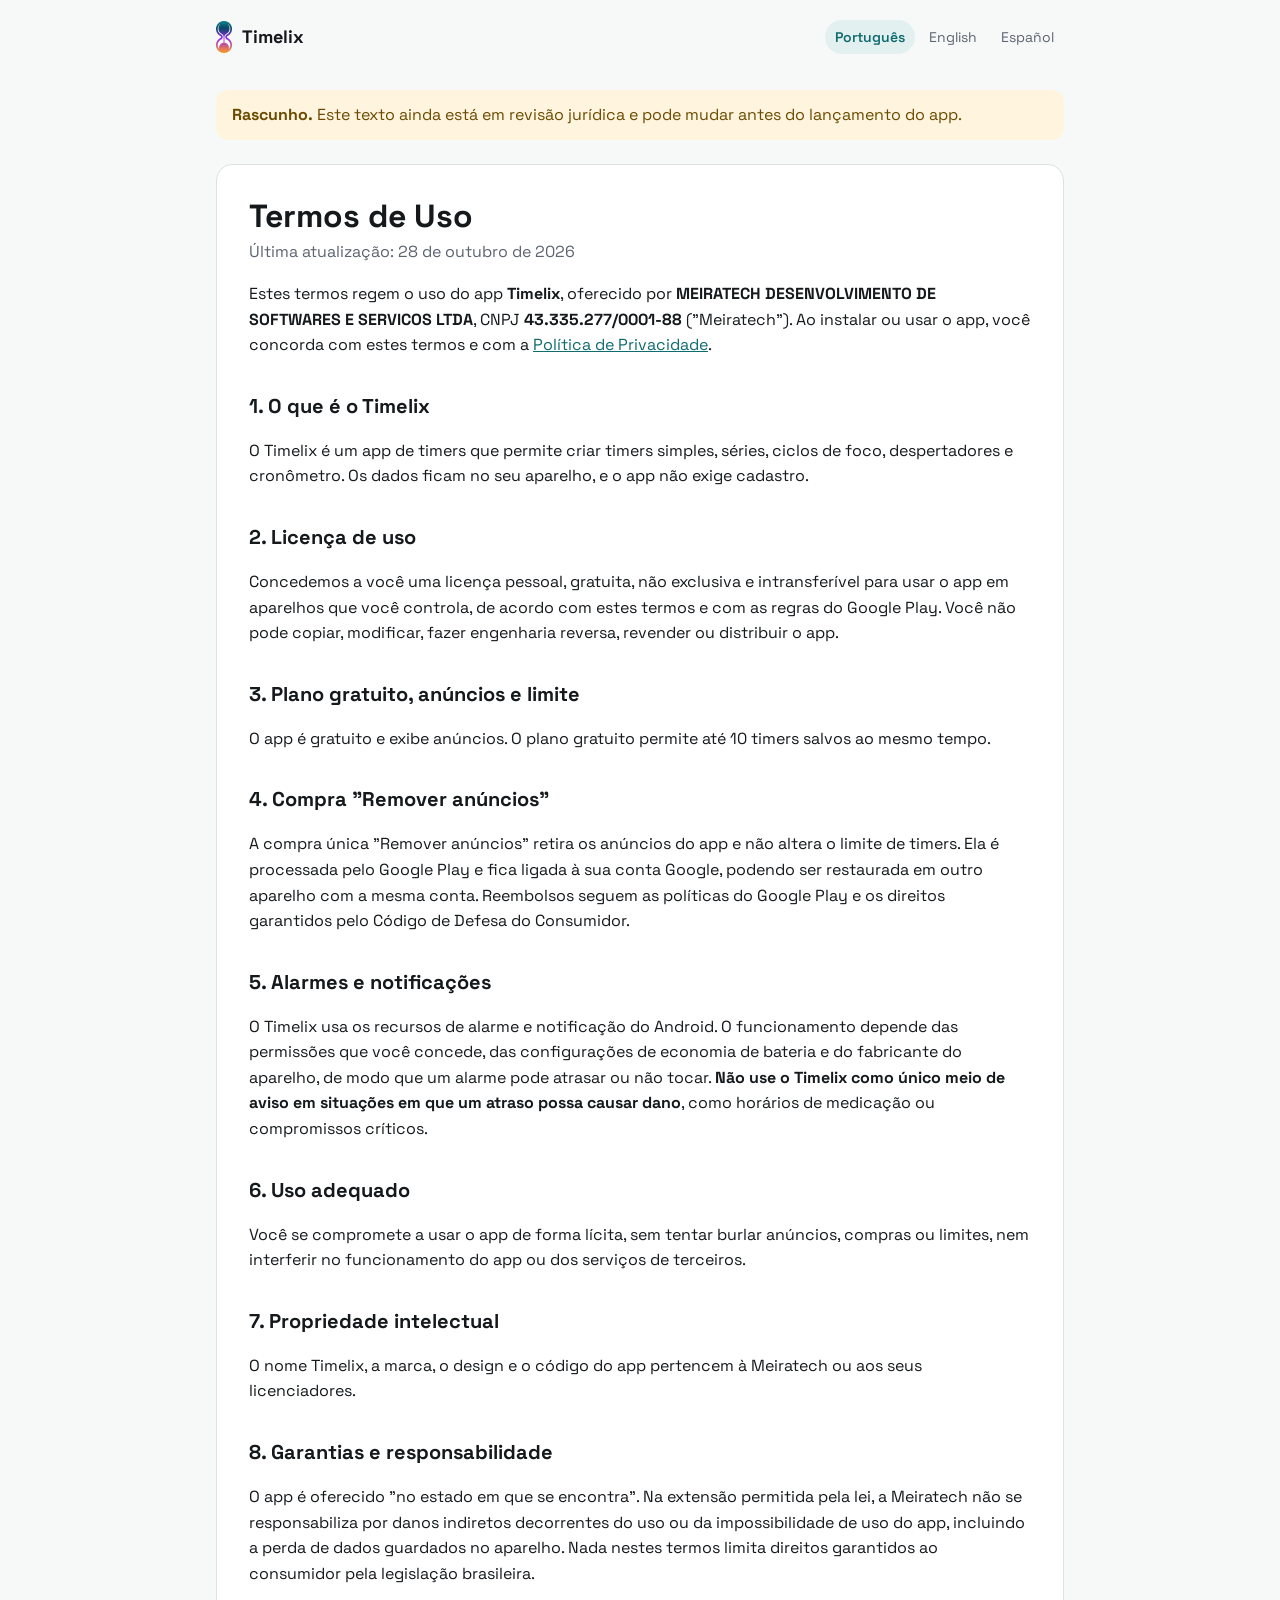
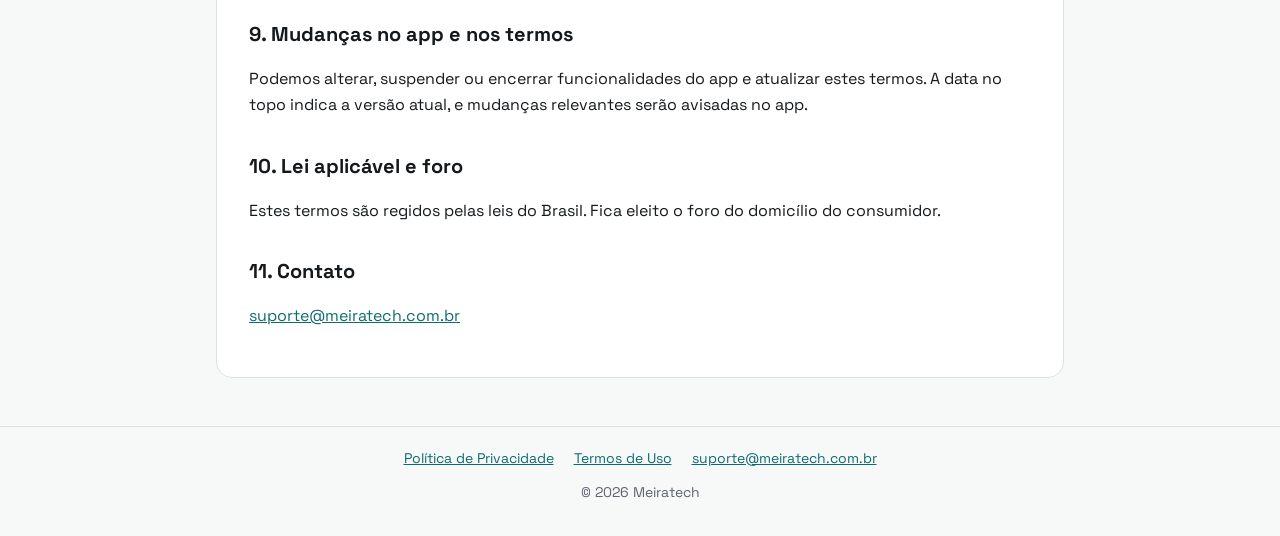
<file: pt/terms/index.html>
<!doctype html>
<html lang="pt-BR">
<head>
  <meta charset="utf-8">
  <meta name="viewport" content="width=device-width, initial-scale=1">
  <title>Termos de Uso — Timelix</title>
  <meta name="description" content="Termos de uso do app Timelix.">
  <meta name="robots" content="noindex">
  <link rel="alternate" hreflang="pt-BR" href="https://timelix.meiratech.com.br/pt/terms">
  <link rel="alternate" hreflang="en" href="https://timelix.meiratech.com.br/en/terms">
  <link rel="alternate" hreflang="es" href="https://timelix.meiratech.com.br/es/terms">
  <link rel="icon" type="image/png" href="/assets/favicon.png">
  <link rel="apple-touch-icon" href="/assets/apple-touch-icon.png">
  <link rel="preconnect" href="https://fonts.googleapis.com">
  <link rel="preconnect" href="https://fonts.gstatic.com" crossorigin>
  <link rel="stylesheet" href="https://fonts.googleapis.com/css2?family=Space+Grotesk:wght@400;500;600;700&display=swap">
  <link rel="stylesheet" href="/assets/style.css">
</head>
<body>
  <header class="top">
    <a class="brand" href="/pt/"><img src="/assets/logo.png" alt="" width="20" height="40"><span>Timelix</span></a>
    <nav class="langs" aria-label="Idioma"><a href="/pt/terms" lang="pt-BR" aria-current="page">Português</a> <a href="/en/terms" lang="en">English</a> <a href="/es/terms" lang="es">Español</a></nav>
  </header>
  <main>
    <div class="draft" role="note"><strong>Rascunho.</strong> Este texto ainda está em revisão jurídica e pode mudar antes do lançamento do app.</div>
    <article class="doc">
      <h1>Termos de Uso</h1>
      <p class="meta">Última atualização: 28 de outubro de 2026</p>

      <p>Estes termos regem o uso do app <strong>Timelix</strong>, oferecido por <strong>MEIRATECH DESENVOLVIMENTO DE SOFTWARES E SERVICOS LTDA</strong>, CNPJ <strong>43.335.277/0001-88</strong> ("Meiratech"). Ao instalar ou usar o app, você concorda com estes termos e com a <a href="/pt/privacy">Política de Privacidade</a>.</p>

      <h2>1. O que é o Timelix</h2>
      <p>O Timelix é um app de timers que permite criar timers simples, séries, ciclos de foco, despertadores e cronômetro. Os dados ficam no seu aparelho, e o app não exige cadastro.</p>

      <h2>2. Licença de uso</h2>
      <p>Concedemos a você uma licença pessoal, gratuita, não exclusiva e intransferível para usar o app em aparelhos que você controla, de acordo com estes termos e com as regras do Google Play. Você não pode copiar, modificar, fazer engenharia reversa, revender ou distribuir o app.</p>

      <h2>3. Plano gratuito, anúncios e limite</h2>
      <p>O app é gratuito e exibe anúncios. O plano gratuito permite até 10 timers salvos ao mesmo tempo.</p>

      <h2>4. Compra "Remover anúncios"</h2>
      <p>A compra única "Remover anúncios" retira os anúncios do app e não altera o limite de timers. Ela é processada pelo Google Play e fica ligada à sua conta Google, podendo ser restaurada em outro aparelho com a mesma conta. Reembolsos seguem as políticas do Google Play e os direitos garantidos pelo Código de Defesa do Consumidor.</p>

      <h2>5. Alarmes e notificações</h2>
      <p>O Timelix usa os recursos de alarme e notificação do Android. O funcionamento depende das permissões que você concede, das configurações de economia de bateria e do fabricante do aparelho, de modo que um alarme pode atrasar ou não tocar. <strong>Não use o Timelix como único meio de aviso em situações em que um atraso possa causar dano</strong>, como horários de medicação ou compromissos críticos.</p>

      <h2>6. Uso adequado</h2>
      <p>Você se compromete a usar o app de forma lícita, sem tentar burlar anúncios, compras ou limites, nem interferir no funcionamento do app ou dos serviços de terceiros.</p>

      <h2>7. Propriedade intelectual</h2>
      <p>O nome Timelix, a marca, o design e o código do app pertencem à Meiratech ou aos seus licenciadores.</p>

      <h2>8. Garantias e responsabilidade</h2>
      <p>O app é oferecido "no estado em que se encontra". Na extensão permitida pela lei, a Meiratech não se responsabiliza por danos indiretos decorrentes do uso ou da impossibilidade de uso do app, incluindo a perda de dados guardados no aparelho. Nada nestes termos limita direitos garantidos ao consumidor pela legislação brasileira.</p>

      <h2>9. Mudanças no app e nos termos</h2>
      <p>Podemos alterar, suspender ou encerrar funcionalidades do app e atualizar estes termos. A data no topo indica a versão atual, e mudanças relevantes serão avisadas no app.</p>

      <h2>10. Lei aplicável e foro</h2>
      <p>Estes termos são regidos pelas leis do Brasil. Fica eleito o foro do domicílio do consumidor.</p>

      <h2>11. Contato</h2>
      <p><a href="mailto:suporte@meiratech.com.br">suporte@meiratech.com.br</a></p>
    </article>
  </main>
  <footer>
    <nav aria-label="Informações legais">
      <a href="/pt/privacy">Política de Privacidade</a>
      <a href="/pt/terms">Termos de Uso</a>
      <a href="mailto:suporte@meiratech.com.br">suporte@meiratech.com.br</a>
    </nav>
    <p>© 2026 Meiratech</p>
  </footer>
</body>
</html>
</file>
<file: assets/style.css>
:root {
  --bg: #f7f8f8;
  --surface: #ffffff;
  --text: #15191c;
  --muted: #5b6470;
  --border: #dde1e4;
  --primary: #0e6b6e;
  --primary-soft: #e3f0f0;
  --warn-bg: #fff4dd;
  --warn-text: #6b4a00;
  color-scheme: light dark;
}

@media (prefers-color-scheme: dark) {
  :root {
    --bg: #0f1115;
    --surface: #171a20;
    --text: #f2f3f5;
    --muted: #a8aeb9;
    --border: #2a2e37;
    --primary: #4fb3b5;
    --primary-soft: #14292b;
    --warn-bg: #2e2510;
    --warn-text: #f0cf86;
  }
}

* { box-sizing: border-box; }

body {
  margin: 0;
  background: var(--bg);
  color: var(--text);
  font-family: "Space Grotesk", system-ui, -apple-system, "Segoe UI", sans-serif;
  font-size: 16px;
  line-height: 1.6;
  display: flex;
  flex-direction: column;
  min-height: 100vh;
}

a { color: var(--primary); }
a:hover { text-decoration-thickness: 2px; }

.top {
  display: flex;
  align-items: center;
  justify-content: space-between;
  gap: 16px;
  max-width: 880px;
  width: 100%;
  margin: 0 auto;
  padding: 20px 16px;
}

.brand {
  display: flex;
  align-items: center;
  gap: 10px;
  color: var(--text);
  text-decoration: none;
  font-weight: 700;
  font-size: 18px;
}

.brand img { height: 32px; width: auto; }

.langs { display: flex; gap: 4px; flex-wrap: wrap; }

.langs a {
  padding: 6px 10px;
  border-radius: 999px;
  color: var(--muted);
  text-decoration: none;
  font-size: 14px;
}

.langs a[aria-current="page"] {
  background: var(--primary-soft);
  color: var(--primary);
  font-weight: 600;
}

main {
  flex: 1;
  max-width: 880px;
  width: 100%;
  margin: 0 auto;
  padding: 16px 16px 48px;
}

.hero { text-align: center; padding: 48px 0 32px; }
.hero-logo { height: 96px; width: auto; }
.hero h1 { font-size: 44px; line-height: 1.1; margin: 16px 0 12px; }
.lead { font-size: 20px; color: var(--muted); max-width: 560px; margin: 0 auto 12px; }
.soon { color: var(--primary); font-weight: 600; margin: 0; }

.cards {
  display: grid;
  grid-template-columns: repeat(auto-fit, minmax(240px, 1fr));
  gap: 16px;
  margin-top: 16px;
}

.card {
  background: var(--surface);
  border: 1px solid var(--border);
  border-radius: 16px;
  padding: 20px;
}

.card h2 { font-size: 18px; margin: 0 0 4px; }
.card p { color: var(--muted); margin: 0 0 12px; }
.card a { font-weight: 600; overflow-wrap: anywhere; }

.legal-links { text-align: center; margin-top: 32px; }

.draft {
  background: var(--warn-bg);
  color: var(--warn-text);
  border-radius: 12px;
  padding: 12px 16px;
  margin-bottom: 24px;
}

.doc {
  background: var(--surface);
  border: 1px solid var(--border);
  border-radius: 16px;
  padding: 32px;
}

.doc h1 { font-size: 32px; line-height: 1.2; margin: 0 0 4px; }
.doc h2 { font-size: 20px; margin: 32px 0 8px; }
.doc .meta { color: var(--muted); margin-top: 0; }
.doc ul { padding-left: 20px; }
.doc li { margin-bottom: 6px; }

.doc table {
  width: 100%;
  border-collapse: collapse;
  font-size: 14px;
  display: block;
  overflow-x: auto;
}

.doc th, .doc td {
  text-align: left;
  vertical-align: top;
  border-bottom: 1px solid var(--border);
  padding: 8px 12px 8px 0;
}

.doc th { color: var(--muted); font-weight: 600; }

footer {
  border-top: 1px solid var(--border);
  padding: 20px 16px 32px;
  text-align: center;
  color: var(--muted);
  font-size: 14px;
}

footer nav { display: flex; justify-content: center; flex-wrap: wrap; gap: 8px 20px; }
footer p { margin: 12px 0 0; }

@media (max-width: 560px) {
  .hero h1 { font-size: 36px; }
  .lead { font-size: 18px; }
  .doc { padding: 20px; }
  .doc h1 { font-size: 26px; }
}
</file>
